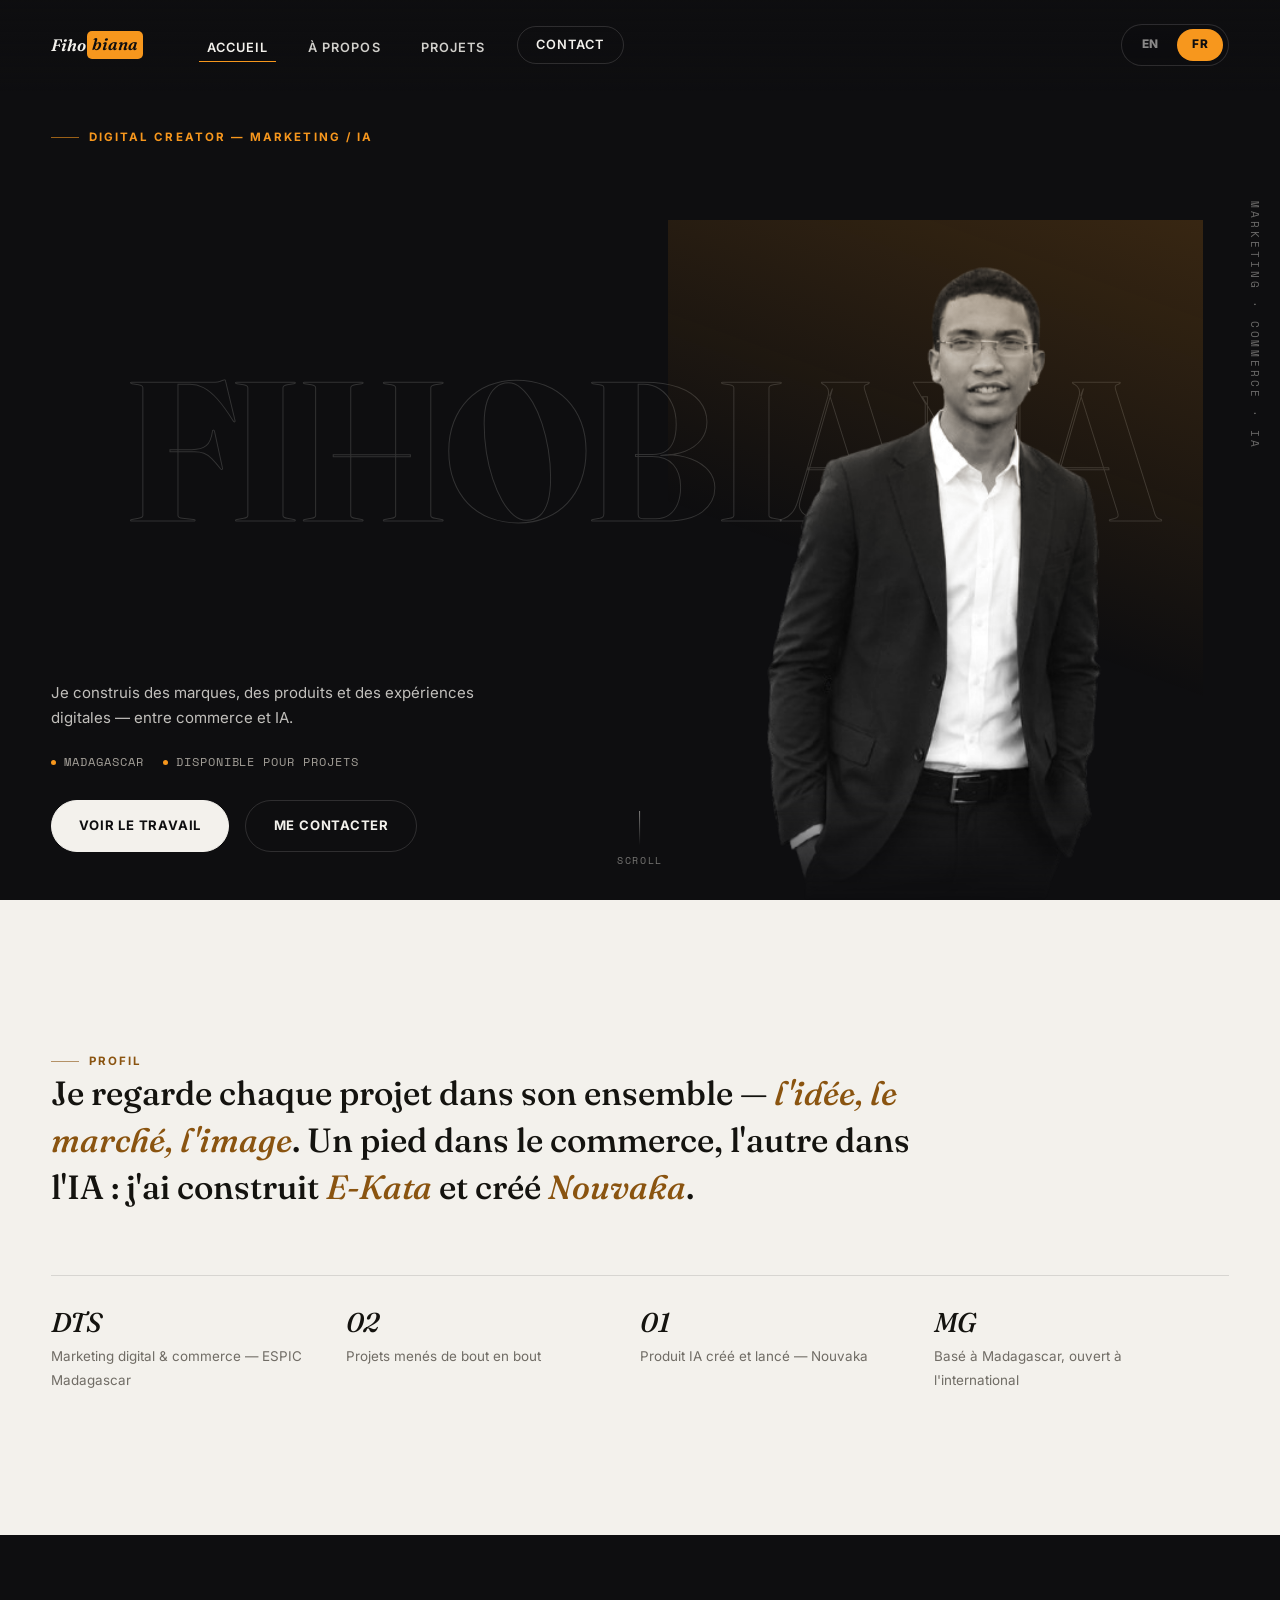
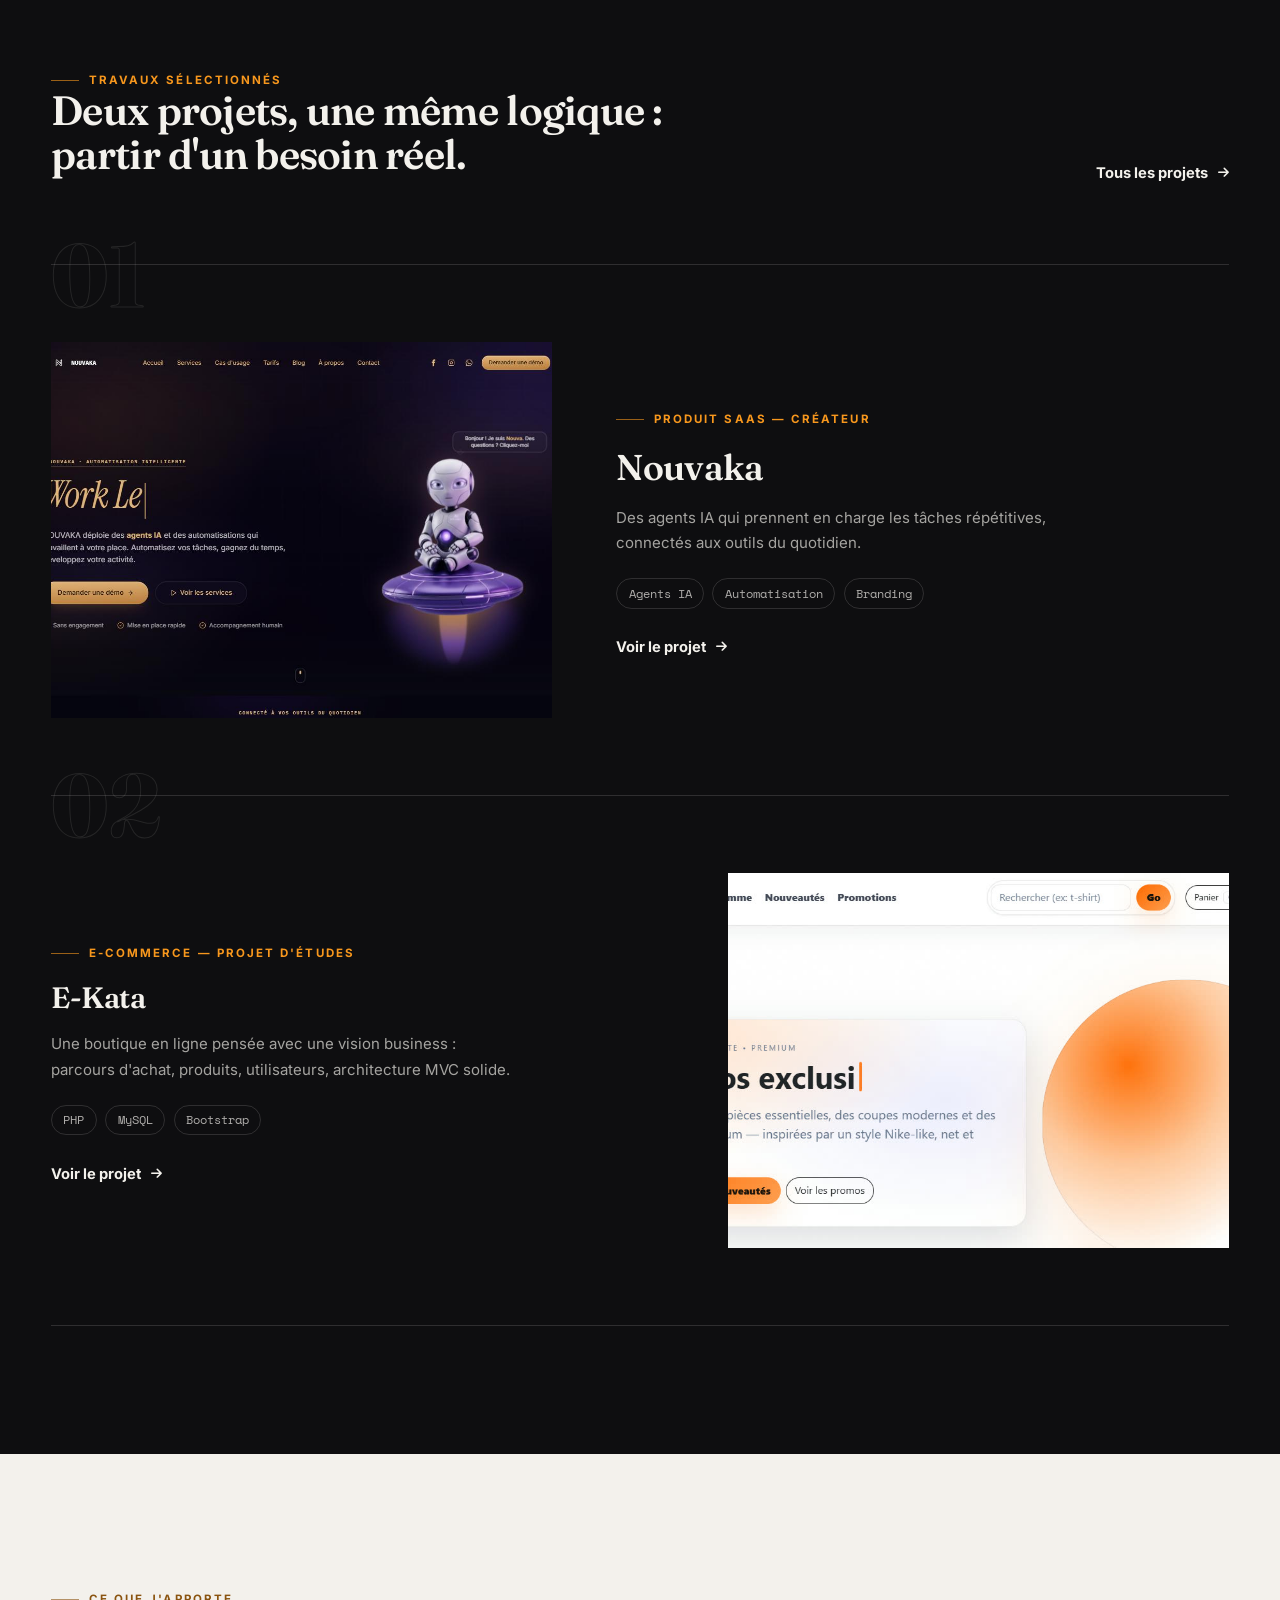
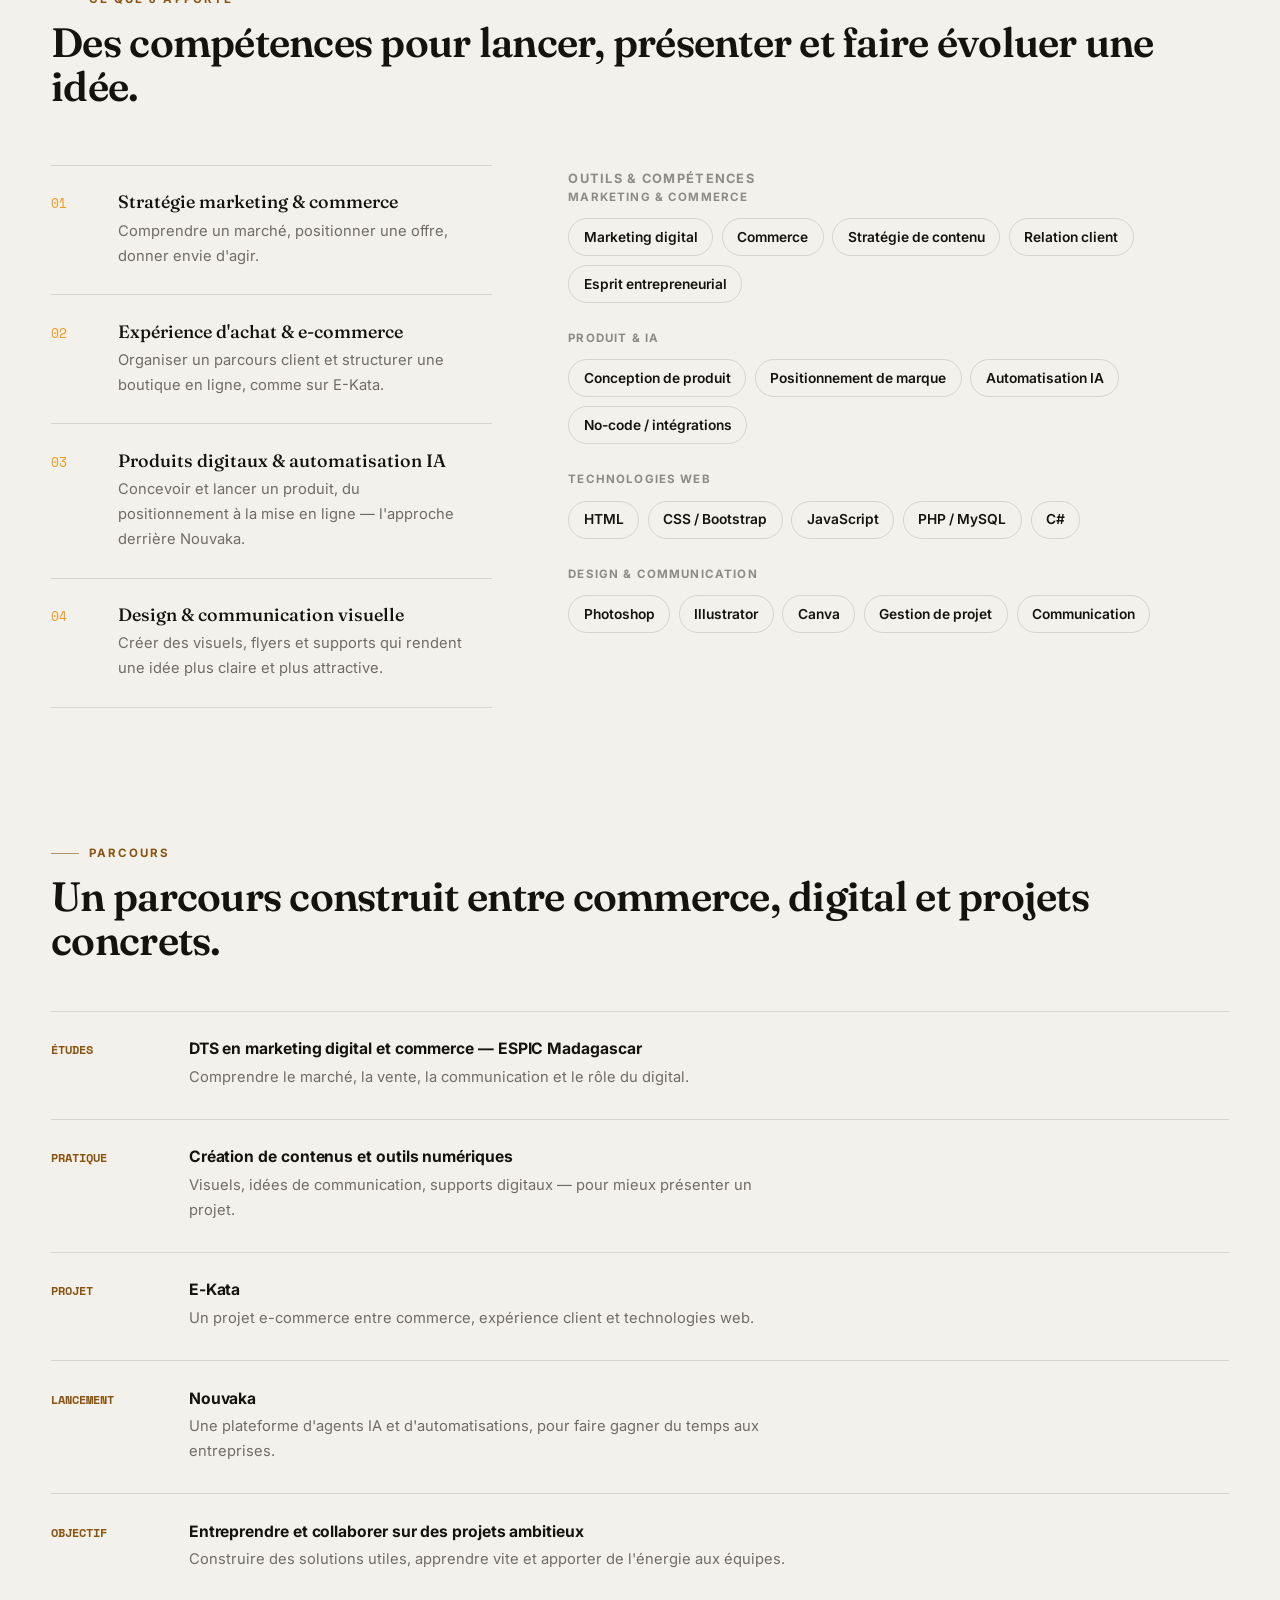
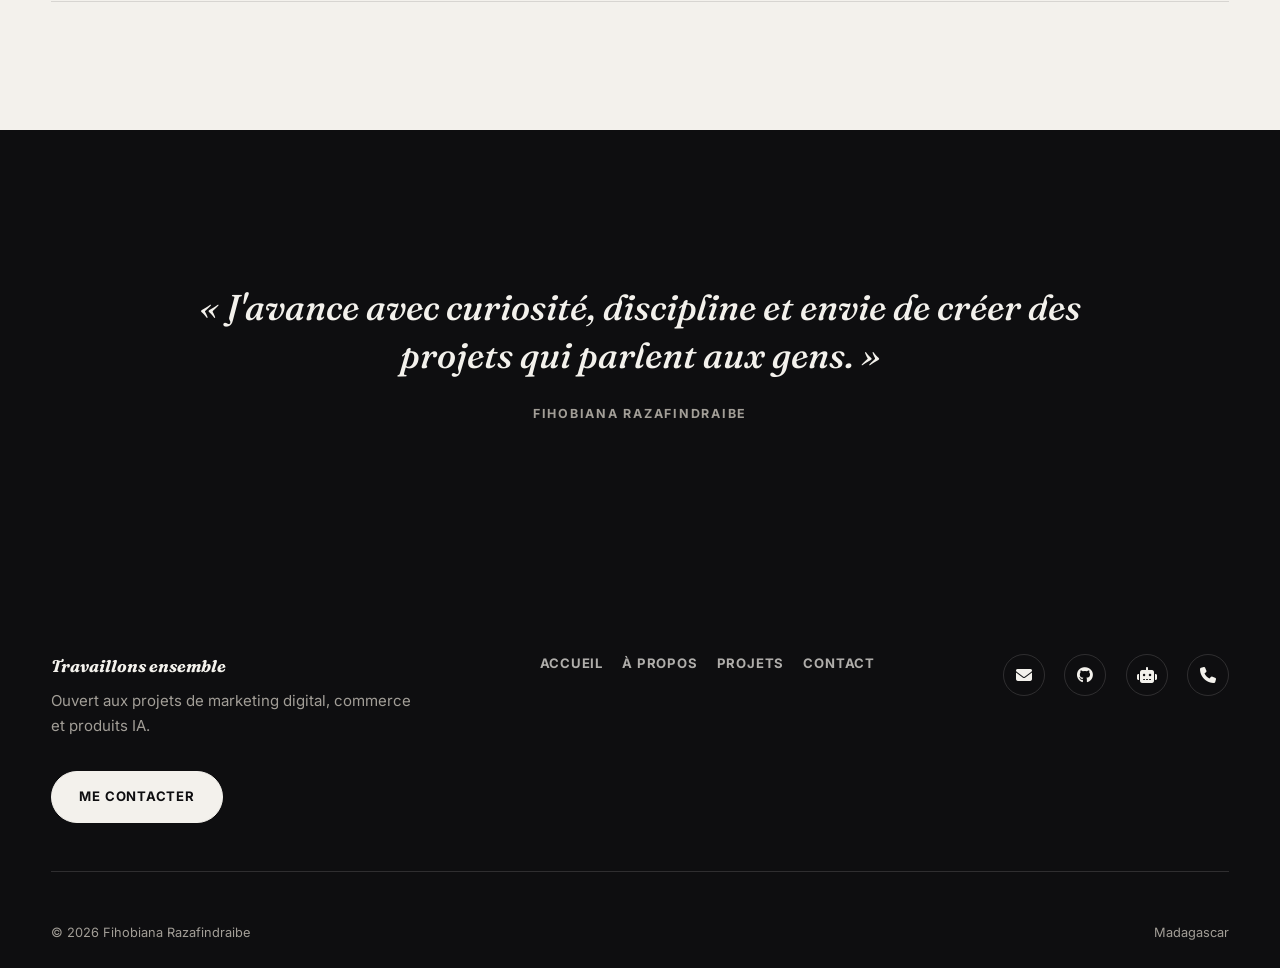
<file: index.html>
<!doctype html>
<html lang="fr">
<head>
  <meta charset="utf-8">
  <meta name="viewport" content="width=device-width, initial-scale=1">
  <meta name="description" content="Fihobiana RAZAFINDRAIBE — créateur digital à Madagascar. Marketing digital, commerce et produits IA. Créateur de Nouvaka et E-Kata.">
  <meta property="og:title" content="Fihobiana RAZAFINDRAIBE — Digital Creator">
  <meta property="og:description" content="Marketing digital, commerce et produits digitaux. Découvrez E-Kata et Nouvaka.">
  <meta property="og:type" content="website">
  <meta property="og:image" content="assets/images/photos/photo-hero.png">
  <meta name="author" content="Fihobiana RAZAFINDRAIBE">
  <title>Fihobiana RAZAFINDRAIBE — Digital Creator</title>
  <link rel="preconnect" href="https://cdn.jsdelivr.net">
  <link rel="preconnect" href="https://cdnjs.cloudflare.com">
  <link rel="preconnect" href="https://fonts.googleapis.com">
  <link rel="preconnect" href="https://fonts.gstatic.com" crossorigin>
  <link href="https://fonts.googleapis.com/css2?family=Fraunces:ital,opsz,wght@0,9..144,300;0,9..144,400;0,9..144,500;0,9..144,600;0,9..144,700;1,9..144,400;1,9..144,500;1,9..144,600&family=Inter:wght@400;500;600;700;800&family=Space+Mono:wght@400;700&display=swap" rel="stylesheet">
  <link href="https://cdn.jsdelivr.net/npm/bootstrap@5.3.3/dist/css/bootstrap.min.css" rel="stylesheet">
  <link href="https://cdnjs.cloudflare.com/ajax/libs/font-awesome/6.5.2/css/all.min.css" rel="stylesheet">
  <link rel="icon" href="assets/images/icons/fr-icon.svg" type="image/svg+xml">
  <link href="assets/css/style.css" rel="stylesheet">
</head>
<body>
  <nav class="navbar navbar-expand-lg fixed-top premium-nav" aria-label="Navigation principale">
    <div class="container-wide d-flex align-items-center justify-content-between">
      <a class="navbar-brand" href="index.html"><span class="brand-fiho">Fiho</span><span class="brand-biana">biana</span></a>
      <div class="nav-controls">
        <div class="lang-switch" role="group" aria-label="Choisir la langue">
          <button type="button" class="lang-btn" data-lang="en" aria-pressed="false">EN</button>
          <button type="button" class="lang-btn is-active" data-lang="fr" aria-pressed="true">FR</button>
        </div>
        <button class="navbar-toggler" type="button" data-bs-toggle="collapse" data-bs-target="#mainNav" aria-controls="mainNav" aria-expanded="false" aria-label="Ouvrir le menu">
          <span class="navbar-toggler-icon"></span>
        </button>
      </div>
      <div class="collapse navbar-collapse flex-grow-0" id="mainNav">
        <ul class="navbar-nav align-items-lg-center gap-lg-4">
          <li class="nav-item"><a class="nav-link active" href="index.html" data-en="Home">Accueil</a></li>
          <li class="nav-item"><a class="nav-link" href="about.html" data-en="About">À propos</a></li>
          <li class="nav-item"><a class="nav-link" href="projects.html" data-en="Projects">Projets</a></li>
          <li class="nav-item"><a class="nav-link nav-cta" href="contact.html">Contact</a></li>
        </ul>
      </div>
    </div>
  </nav>

  <header class="hero-v2">
    <div class="hero-v2-name" data-parallax="0.04" aria-hidden="true"><span>FIHOBIANA</span></div>
    <div class="hero-v2-portrait-wrap">
      <img class="hero-v2-portrait" src="assets/images/photos/photo-hero.png" alt="Portrait de Fihobiana RAZAFINDRAIBE">
      <div class="hero-v2-portrait-tint"></div>
    </div>
    <div class="hero-v2-masthead">MARKETING &middot; COMMERCE &middot; IA</div>
    <div class="container-wide hero-v2-grid">
      <div class="hero-v2-top reveal">
        <span class="label" data-en="Digital Creator — Marketing / AI">Digital Creator — Marketing / IA</span>
      </div>
      <div class="hero-v2-bottom reveal reveal-delay">
        <p class="hero-v2-intro" data-en="I build brands, products, and digital experiences — between commerce and AI.">Je construis des marques, des produits et des expériences digitales — entre commerce et IA.</p>
        <div class="hero-v2-meta">
          <span>Madagascar</span>
          <span data-en="Available for projects">Disponible pour projets</span>
        </div>
        <div class="hero-v2-actions">
          <a class="btn-v2 magnetic" href="projects.html" data-en="View the work">Voir le travail</a>
          <a class="btn-v2 ghost magnetic" href="contact.html" data-en="Contact me">Me contacter</a>
        </div>
      </div>
    </div>
    <div class="hero-v2-scroll"><span></span>Scroll</div>
  </header>

  <main>
    <section class="statement">
      <div class="container-wide">
        <span class="label on-light reveal" data-en="Profile">Profil</span>
        <p class="statement-text reveal reveal-delay" data-en="I look at every project as a whole — &lt;strong&gt;the idea, the market, the image&lt;/strong&gt;. One foot in commerce, the other in AI: I built &lt;strong&gt;E-Kata&lt;/strong&gt; and created &lt;strong&gt;Nouvaka&lt;/strong&gt;.">Je regarde chaque projet dans son ensemble — <strong>l'idée, le marché, l'image</strong>. Un pied dans le commerce, l'autre dans l'IA&nbsp;: j'ai construit <strong>E-Kata</strong> et créé <strong>Nouvaka</strong>.</p>
        <div class="statement-facts reveal">
          <div data-en="&lt;strong&gt;DTS&lt;/strong&gt;&lt;span&gt;Digital marketing &amp; commerce — ESPIC Madagascar&lt;/span&gt;"><strong>DTS</strong><span>Marketing digital & commerce — ESPIC Madagascar</span></div>
          <div data-en="&lt;strong&gt;02&lt;/strong&gt;&lt;span&gt;Projects led end to end&lt;/span&gt;"><strong>02</strong><span>Projets menés de bout en bout</span></div>
          <div data-en="&lt;strong&gt;01&lt;/strong&gt;&lt;span&gt;AI product created and launched — Nouvaka&lt;/span&gt;"><strong>01</strong><span>Produit IA créé et lancé — Nouvaka</span></div>
          <div data-en="&lt;strong&gt;MG&lt;/strong&gt;&lt;span&gt;Based in Madagascar, open to international work&lt;/span&gt;"><strong>MG</strong><span>Basé à Madagascar, ouvert à l'international</span></div>
        </div>
      </div>
    </section>

    <section class="work">
      <div class="container-wide">
        <div class="work-head reveal">
          <div>
            <span class="label" data-en="Selected work">Travaux sélectionnés</span>
            <h2 data-en="Two projects, one logic: start from a real need.">Deux projets, une même logique&nbsp;: partir d'un besoin réel.</h2>
          </div>
          <a class="work-link" href="projects.html" data-en='All projects &lt;i class="fa-solid fa-arrow-right"&gt;&lt;/i&gt;'>Tous les projets <i class="fa-solid fa-arrow-right"></i></a>
        </div>
        <div class="work-list">
          <article class="work-item featured reveal">
            <span class="work-number" aria-hidden="true">01</span>
            <div class="work-media">
              <a href="projects.html#nouvaka"><img src="assets/images/projects/nouvaka-1.jpg" alt="Page d'accueil de Nouvaka, plateforme d'agents IA"></a>
            </div>
            <div class="work-copy">
              <span class="label" data-en="SaaS product — Creator">Produit SaaS — Créateur</span>
              <h3>Nouvaka</h3>
              <p data-en="AI agents that handle repetitive tasks, connected to everyday tools.">Des agents IA qui prennent en charge les tâches répétitives, connectés aux outils du quotidien.</p>
              <div class="work-tags" data-en="&lt;span&gt;AI Agents&lt;/span&gt;&lt;span&gt;Automation&lt;/span&gt;&lt;span&gt;Branding&lt;/span&gt;"><span>Agents IA</span><span>Automatisation</span><span>Branding</span></div>
              <a class="work-link" href="projects.html#nouvaka" data-en='View the project &lt;i class="fa-solid fa-arrow-right"&gt;&lt;/i&gt;'>Voir le projet <i class="fa-solid fa-arrow-right"></i></a>
            </div>
          </article>
          <article class="work-item reverse reveal">
            <span class="work-number" aria-hidden="true">02</span>
            <div class="work-media">
              <a href="projects.html#e-kata"><img src="assets/images/projects/e-kata-2.jpg" alt="Interface du projet e-commerce E-Kata"></a>
            </div>
            <div class="work-copy">
              <span class="label" data-en="E-commerce — Academic project">E-commerce — Projet d'études</span>
              <h3>E-Kata</h3>
              <p data-en="An online store built with a business mindset: purchase flow, products, users, solid MVC architecture.">Une boutique en ligne pensée avec une vision business&nbsp;: parcours d'achat, produits, utilisateurs, architecture MVC solide.</p>
              <div class="work-tags"><span>PHP</span><span>MySQL</span><span>Bootstrap</span></div>
              <a class="work-link" href="projects.html#e-kata" data-en='View the project &lt;i class="fa-solid fa-arrow-right"&gt;&lt;/i&gt;'>Voir le projet <i class="fa-solid fa-arrow-right"></i></a>
            </div>
          </article>
        </div>
      </div>
    </section>

    <section class="capabilities">
      <div class="container-wide">
        <span class="label on-light reveal" data-en="What I bring">Ce que j'apporte</span>
        <h2 class="reveal" style="margin-top:.8rem" data-en="Skills to launch, present, and grow an idea.">Des compétences pour lancer, présenter et faire évoluer une idée.</h2>
        <div class="capabilities-grid" style="margin-top:3.5rem">
          <div class="cap-list reveal">
            <div class="cap-row"><span class="cap-index">01</span><div data-en="&lt;h3&gt;Marketing &amp; commerce strategy&lt;/h3&gt;&lt;p&gt;Understand a market, position an offer, drive action.&lt;/p&gt;"><h3>Stratégie marketing & commerce</h3><p>Comprendre un marché, positionner une offre, donner envie d'agir.</p></div><i class="fa-solid fa-arrow-up-right"></i></div>
            <div class="cap-row"><span class="cap-index">02</span><div data-en="&lt;h3&gt;Shopping experience &amp; e-commerce&lt;/h3&gt;&lt;p&gt;Organize a customer journey and structure an online store, as with E-Kata.&lt;/p&gt;"><h3>Expérience d'achat & e-commerce</h3><p>Organiser un parcours client et structurer une boutique en ligne, comme sur E-Kata.</p></div><i class="fa-solid fa-arrow-up-right"></i></div>
            <div class="cap-row"><span class="cap-index">03</span><div data-en="&lt;h3&gt;Digital products &amp; AI automation&lt;/h3&gt;&lt;p&gt;Design and launch a product, from positioning to release — the approach behind Nouvaka.&lt;/p&gt;"><h3>Produits digitaux & automatisation IA</h3><p>Concevoir et lancer un produit, du positionnement à la mise en ligne — l'approche derrière Nouvaka.</p></div><i class="fa-solid fa-arrow-up-right"></i></div>
            <div class="cap-row"><span class="cap-index">04</span><div data-en="&lt;h3&gt;Design &amp; visual communication&lt;/h3&gt;&lt;p&gt;Create visuals, flyers, and materials that make an idea clearer and more appealing.&lt;/p&gt;"><h3>Design & communication visuelle</h3><p>Créer des visuels, flyers et supports qui rendent une idée plus claire et plus attractive.</p></div><i class="fa-solid fa-arrow-up-right"></i></div>
          </div>
          <div class="reveal reveal-delay">
            <span class="section-eyebrow" style="font-size:.8rem;text-transform:uppercase;letter-spacing:.1em;font-weight:700" data-en="Tools & skills">Outils & compétences</span>
            <div class="skill-groups">
              <div class="skill-group">
                <span class="skill-group-label">Marketing & commerce</span>
                <div class="tag-row" data-en="&lt;span&gt;Digital marketing&lt;/span&gt;&lt;span&gt;Commerce&lt;/span&gt;&lt;span&gt;Content strategy&lt;/span&gt;&lt;span&gt;Customer relations&lt;/span&gt;&lt;span&gt;Entrepreneurial mindset&lt;/span&gt;"><span>Marketing digital</span><span>Commerce</span><span>Stratégie de contenu</span><span>Relation client</span><span>Esprit entrepreneurial</span></div>
              </div>
              <div class="skill-group">
                <span class="skill-group-label" data-en="Product & AI">Produit & IA</span>
                <div class="tag-row" data-en="&lt;span&gt;Product design&lt;/span&gt;&lt;span&gt;Brand positioning&lt;/span&gt;&lt;span&gt;AI automation&lt;/span&gt;&lt;span&gt;No-code / integrations&lt;/span&gt;"><span>Conception de produit</span><span>Positionnement de marque</span><span>Automatisation IA</span><span>No-code / intégrations</span></div>
              </div>
              <div class="skill-group">
                <span class="skill-group-label" data-en="Web technologies">Technologies web</span>
                <div class="tag-row"><span>HTML</span><span>CSS / Bootstrap</span><span>JavaScript</span><span>PHP / MySQL</span><span>C#</span></div>
              </div>
              <div class="skill-group">
                <span class="skill-group-label">Design & communication</span>
                <div class="tag-row" data-en="&lt;span&gt;Photoshop&lt;/span&gt;&lt;span&gt;Illustrator&lt;/span&gt;&lt;span&gt;Canva&lt;/span&gt;&lt;span&gt;Project management&lt;/span&gt;&lt;span&gt;Communication&lt;/span&gt;"><span>Photoshop</span><span>Illustrator</span><span>Canva</span><span>Gestion de projet</span><span>Communication</span></div>
              </div>
            </div>
          </div>
        </div>
      </div>
    </section>

    <section class="journey">
      <div class="container-wide">
        <span class="label on-light reveal" data-en="Journey">Parcours</span>
        <h2 class="reveal" style="margin-top:.8rem" data-en="A path built between commerce, digital, and real projects.">Un parcours construit entre commerce, digital et projets concrets.</h2>
        <div class="timeline" style="margin-top:3rem">
          <div class="timeline-item reveal"><span data-en="Studies">Études</span><div data-en="&lt;h3&gt;DTS in digital marketing and commerce — ESPIC Madagascar&lt;/h3&gt;&lt;p&gt;Understanding the market, sales, communication, and the role of digital.&lt;/p&gt;"><h3>DTS en marketing digital et commerce — ESPIC Madagascar</h3><p>Comprendre le marché, la vente, la communication et le rôle du digital.</p></div></div>
          <div class="timeline-item reveal"><span data-en="Practice">Pratique</span><div data-en="&lt;h3&gt;Creating content and digital tools&lt;/h3&gt;&lt;p&gt;Visuals, messaging ideas, digital materials — to present a project better.&lt;/p&gt;"><h3>Création de contenus et outils numériques</h3><p>Visuels, idées de communication, supports digitaux — pour mieux présenter un projet.</p></div></div>
          <div class="timeline-item reveal"><span data-en="Project">Projet</span><div data-en="&lt;h3&gt;E-Kata&lt;/h3&gt;&lt;p&gt;An e-commerce project connecting commerce, customer experience, and web technologies.&lt;/p&gt;"><h3>E-Kata</h3><p>Un projet e-commerce entre commerce, expérience client et technologies web.</p></div></div>
          <div class="timeline-item reveal"><span data-en="Launch">Lancement</span><div data-en="&lt;h3&gt;Nouvaka&lt;/h3&gt;&lt;p&gt;An AI agent and automation platform, built to save companies time.&lt;/p&gt;"><h3>Nouvaka</h3><p>Une plateforme d'agents IA et d'automatisations, pour faire gagner du temps aux entreprises.</p></div></div>
          <div class="timeline-item reveal"><span data-en="Goal">Objectif</span><div data-en="&lt;h3&gt;Building ventures and collaborating on ambitious projects&lt;/h3&gt;&lt;p&gt;Build useful solutions, learn fast, and bring energy to the team.&lt;/p&gt;"><h3>Entreprendre et collaborer sur des projets ambitieux</h3><p>Construire des solutions utiles, apprendre vite et apporter de l'énergie aux équipes.</p></div></div>
        </div>
      </div>
    </section>

    <section class="quote-band">
      <div class="container-wide reveal">
        <p data-en='&ldquo;I move forward with curiosity, discipline, and a drive to create projects that speak to people.&rdquo;'>&laquo;&nbsp;J'avance avec curiosité, discipline et envie de créer des projets qui parlent aux gens.&nbsp;&raquo;</p>
        <span>Fihobiana Razafindraibe</span>
      </div>
    </section>
  </main>

  <footer class="footer">
    <div class="container-wide">
      <div class="footer-top">
        <div><strong style="font-family:var(--display);font-style:italic;font-size:1.05rem" data-en="Let us work together">Travaillons ensemble</strong><p style="margin-top:.5rem;max-width:360px" data-en="Open to digital marketing, commerce, and AI product projects.">Ouvert aux projets de marketing digital, commerce et produits IA.</p><a class="btn-v2 magnetic" href="contact.html" style="margin-top:1rem" data-en="Contact me">Me contacter</a></div>
        <div class="footer-links"><a href="index.html" data-en="Home">Accueil</a><a href="about.html" data-en="About">À propos</a><a href="projects.html" data-en="Projects">Projets</a><a href="contact.html">Contact</a></div>
        <div class="socials">
          <a href="mailto:razafindraibe.fihobiana877@gmail.com" aria-label="Email"><i class="fa-solid fa-envelope"></i></a>
          <a href="https://github.com/Fihobiana87" target="_blank" rel="noopener" aria-label="GitHub"><i class="fa-brands fa-github"></i></a>
          <a href="https://nouvaka.great-site.net" target="_blank" rel="noopener" aria-label="Nouvaka"><i class="fa-solid fa-robot"></i></a>
          <a href="tel:+261385806747" aria-label="Telephone"><i class="fa-solid fa-phone"></i></a>
        </div>
      </div>
      <div class="copyright"><span>© 2026 Fihobiana Razafindraibe</span><span>Madagascar</span></div>
    </div>
  </footer>

  <script src="https://cdn.jsdelivr.net/npm/bootstrap@5.3.3/dist/js/bootstrap.bundle.min.js"></script>
  <script src="assets/js/main.js"></script>
</body>
</html>
</file>
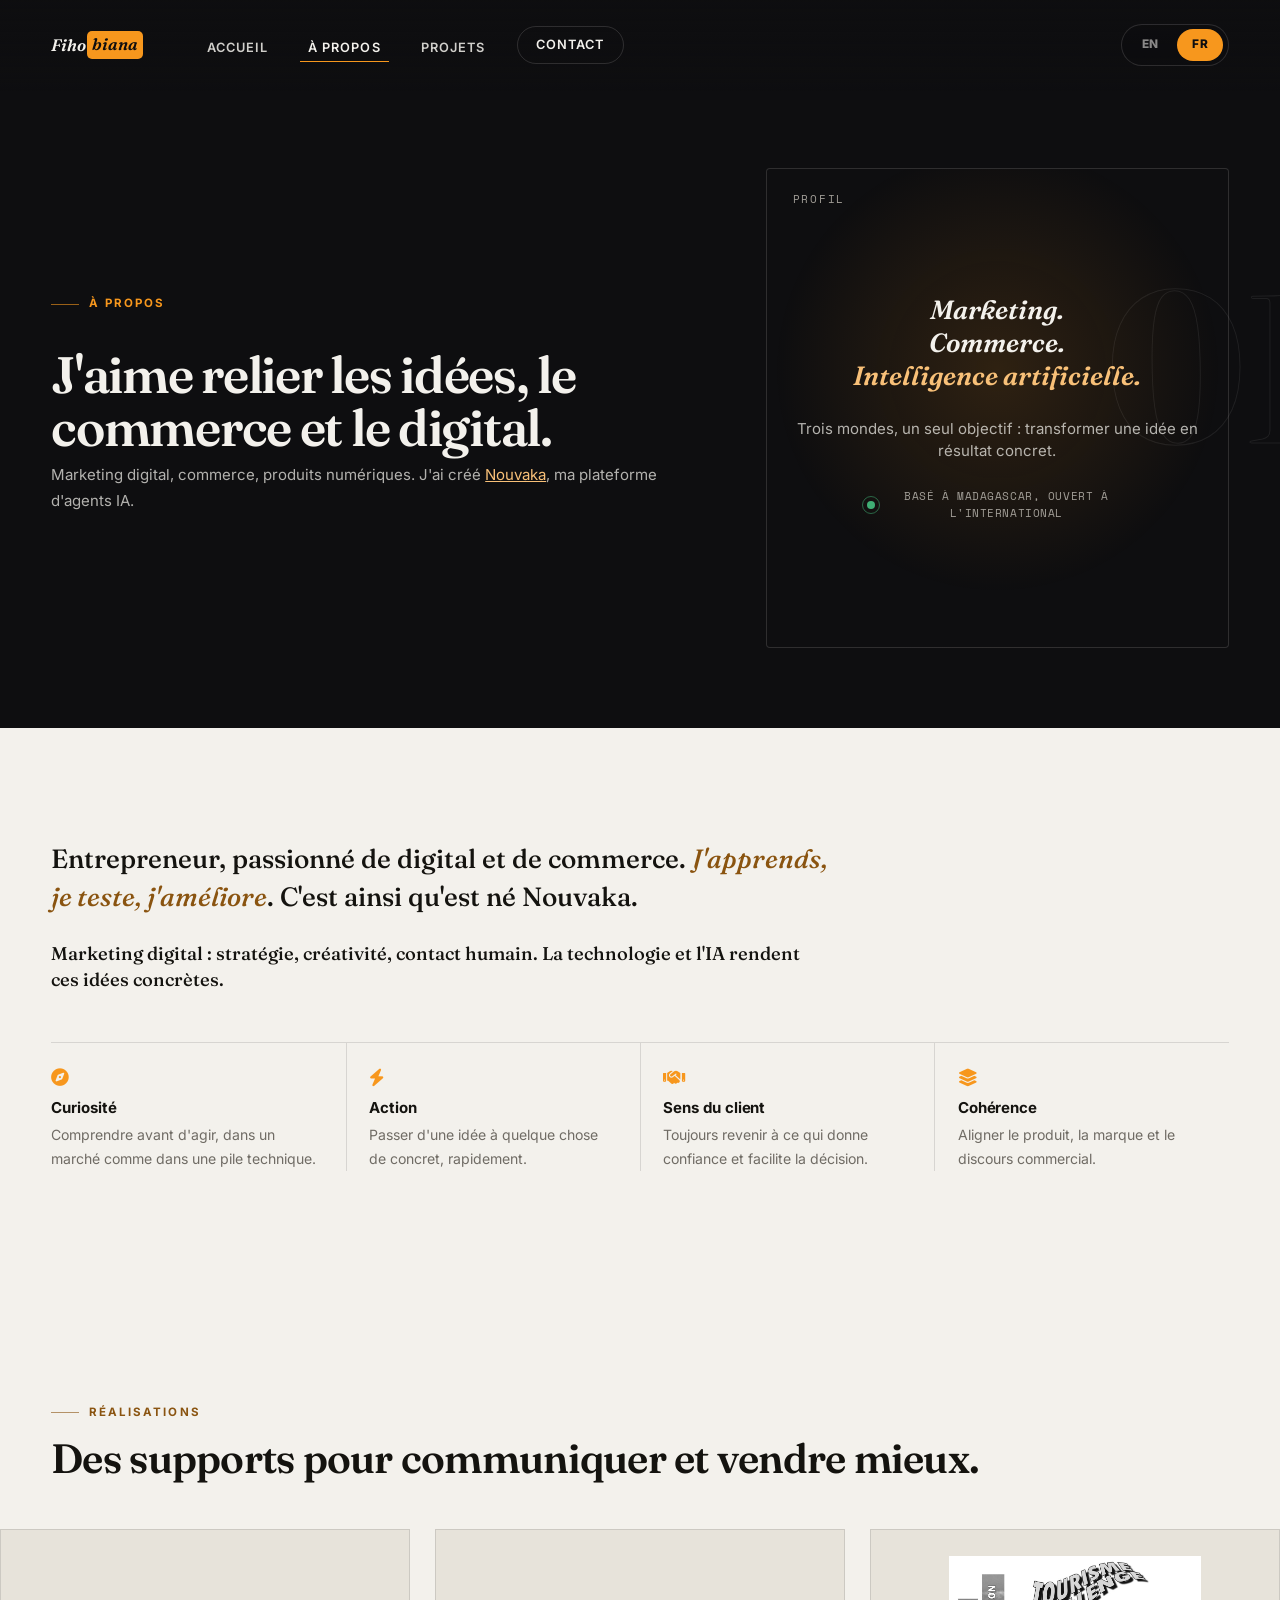
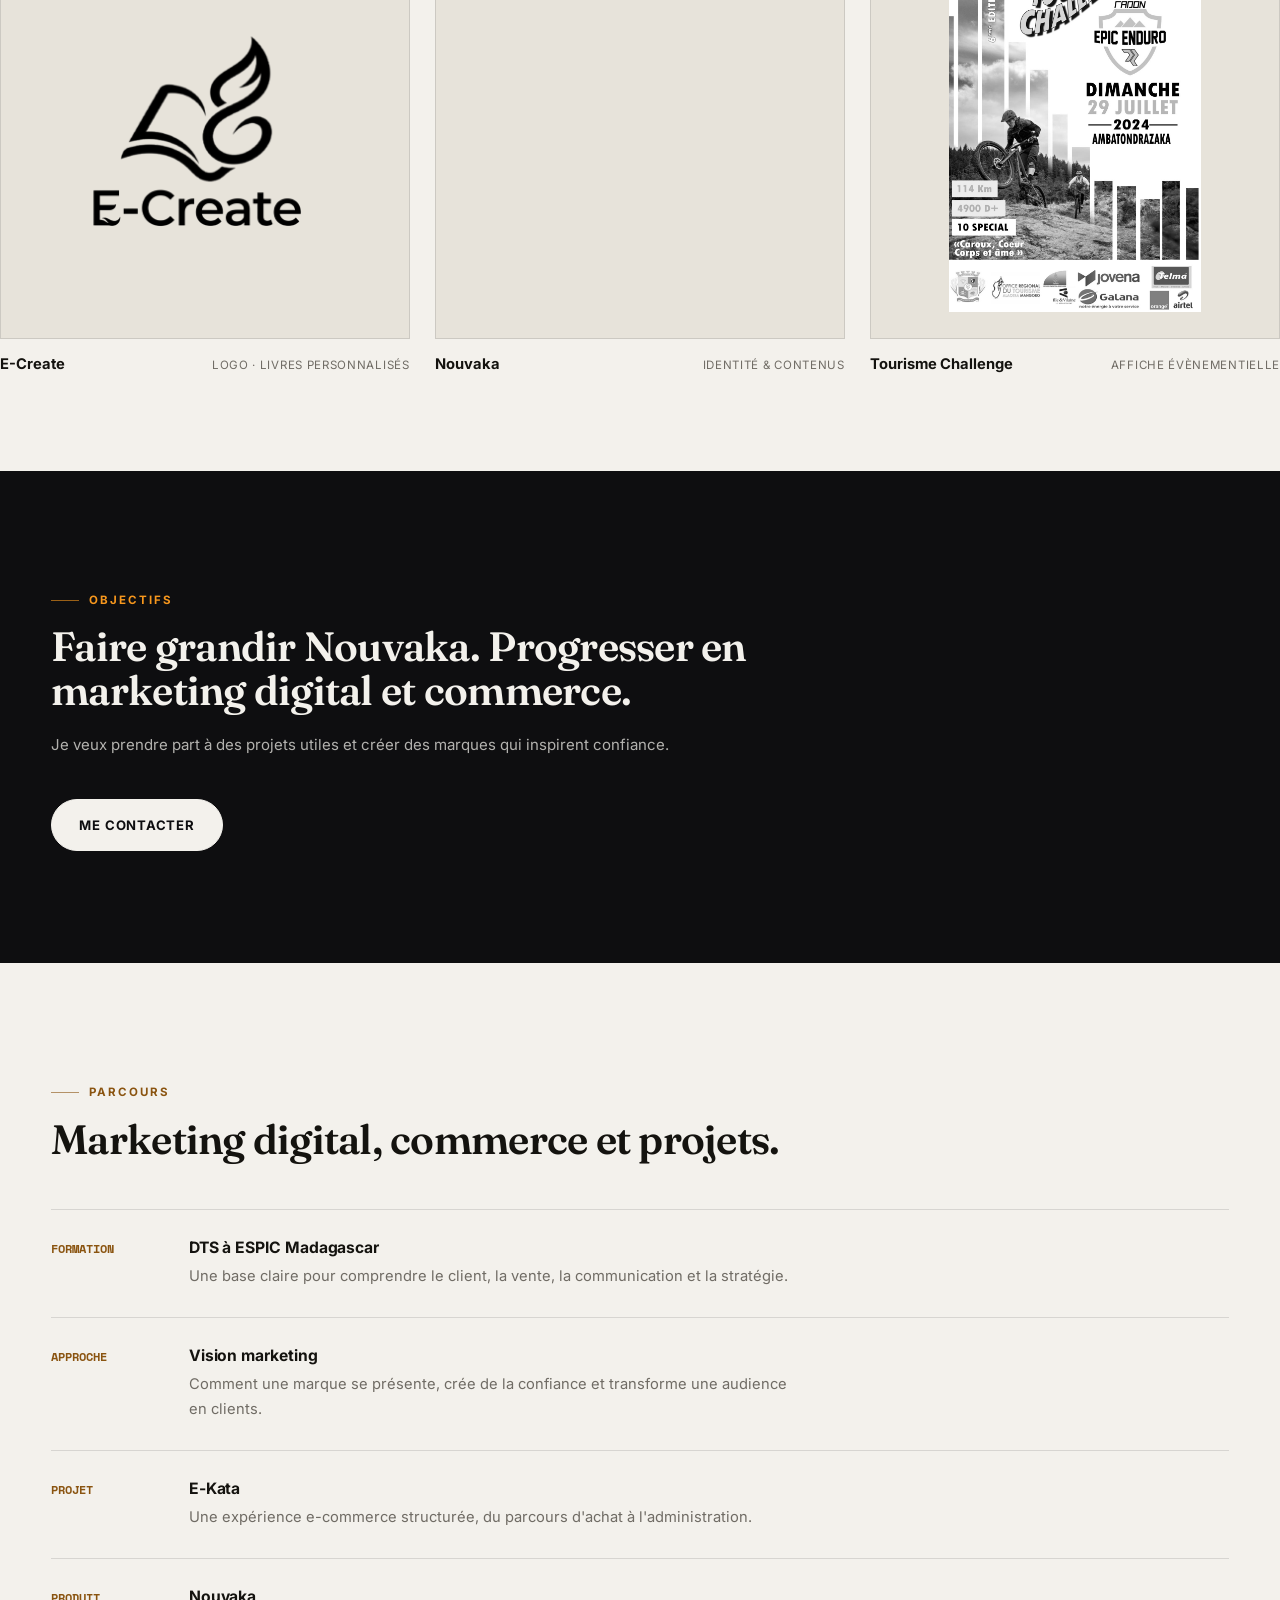
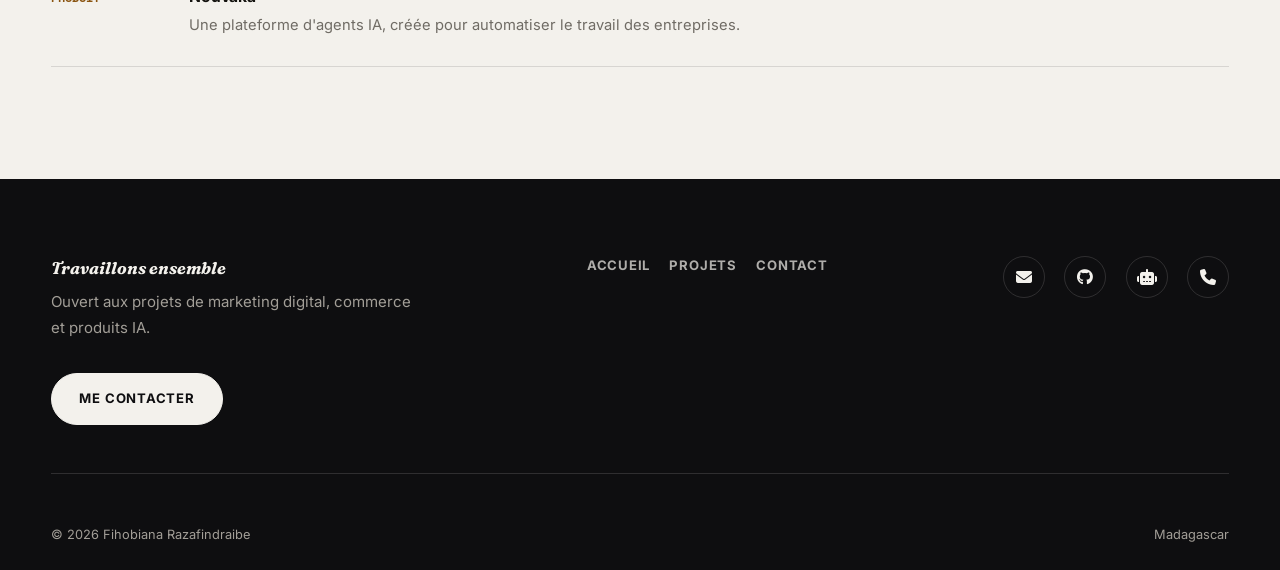
<file: about.html>
<!doctype html>
<html lang="fr">
<head>
  <meta charset="utf-8">
  <meta name="viewport" content="width=device-width, initial-scale=1">
  <meta name="description" content="À propos de Fihobiana RAZAFINDRAIBE : marketing digital, commerce, entrepreneuriat et produits digitaux — créateur de Nouvaka.">
  <title>À propos | Fihobiana</title>
  <link rel="preconnect" href="https://fonts.googleapis.com">
  <link rel="preconnect" href="https://fonts.gstatic.com" crossorigin>
  <link href="https://fonts.googleapis.com/css2?family=Fraunces:ital,opsz,wght@0,9..144,300;0,9..144,400;0,9..144,500;0,9..144,600;0,9..144,700;1,9..144,400;1,9..144,500;1,9..144,600&family=Inter:wght@400;500;600;700;800&family=Space+Mono:wght@400;700&display=swap" rel="stylesheet">
  <link href="https://cdn.jsdelivr.net/npm/bootstrap@5.3.3/dist/css/bootstrap.min.css" rel="stylesheet">
  <link href="https://cdnjs.cloudflare.com/ajax/libs/font-awesome/6.5.2/css/all.min.css" rel="stylesheet">
  <link rel="icon" href="assets/images/icons/fr-icon.svg" type="image/svg+xml">
  <link href="assets/css/style.css" rel="stylesheet">
</head>
<body>
  <nav class="navbar navbar-expand-lg fixed-top premium-nav" aria-label="Navigation principale">
    <div class="container-wide d-flex align-items-center justify-content-between">
      <a class="navbar-brand" href="index.html"><span class="brand-fiho">Fiho</span><span class="brand-biana">biana</span></a>
      <div class="nav-controls">
        <div class="lang-switch" role="group" aria-label="Choisir la langue">
          <button type="button" class="lang-btn" data-lang="en" aria-pressed="false">EN</button>
          <button type="button" class="lang-btn is-active" data-lang="fr" aria-pressed="true">FR</button>
        </div>
        <button class="navbar-toggler" type="button" data-bs-toggle="collapse" data-bs-target="#mainNav" aria-controls="mainNav" aria-expanded="false" aria-label="Ouvrir le menu"><span class="navbar-toggler-icon"></span></button>
      </div>
      <div class="collapse navbar-collapse flex-grow-0" id="mainNav">
        <ul class="navbar-nav align-items-lg-center gap-lg-4">
          <li class="nav-item"><a class="nav-link" href="index.html" data-en="Home">Accueil</a></li>
          <li class="nav-item"><a class="nav-link active" href="about.html" data-en="About">À propos</a></li>
          <li class="nav-item"><a class="nav-link" href="projects.html" data-en="Projects">Projets</a></li>
          <li class="nav-item"><a class="nav-link nav-cta" href="contact.html">Contact</a></li>
        </ul>
      </div>
    </div>
  </nav>

  <main class="page-main">
    <section class="page-hero">
      <div class="page-hero-figure" aria-hidden="true">01</div>
      <div class="container-wide">
        <div class="row align-items-center g-5">
          <div class="col-lg-7 reveal">
            <span class="label" data-en="About">À propos</span>
            <h1 style="margin-top:1rem" data-en="I love connecting ideas, commerce, and digital.">J'aime relier les idées, le commerce et le digital.</h1>
            <p data-en='Digital marketing, commerce, digital products. I created &lt;a href="projects.html#nouvaka" style="color:var(--accent-soft);text-decoration:underline"&gt;Nouvaka&lt;/a&gt;, my AI agent platform.'>Marketing digital, commerce, produits numériques. J'ai créé <a href="projects.html#nouvaka" style="color:var(--accent-soft);text-decoration:underline">Nouvaka</a>, ma plateforme d'agents IA.</p>
          </div>
          <div class="col-lg-5 reveal reveal-delay">
            <div class="about-emblem">
              <span class="emblem-tag" data-en="Profile">Profil</span>
              <div class="emblem-words" aria-hidden="true">
                <span data-en="Marketing.">Marketing.</span>
                <span data-en="Commerce.">Commerce.</span>
                <span class="accent" data-en="Artificial intelligence.">Intelligence artificielle.</span>
              </div>
              <p class="emblem-caption" data-en="Three worlds, one goal: turn an idea into a real result.">Trois mondes, un seul objectif&nbsp;: transformer une idée en résultat concret.</p>
              <div class="emblem-foot"><span class="status-dot"></span><span data-en="Based in Madagascar, open to international work">Basé à Madagascar, ouvert à l'international</span></div>
            </div>
          </div>
        </div>
      </div>
    </section>

    <section class="about-block">
      <div class="container-wide">
        <p class="about-lede reveal" data-en="Entrepreneur, passionate about digital and commerce. &lt;em&gt;I learn, test, improve&lt;/em&gt;. That is how Nouvaka was born.">Entrepreneur, passionné de digital et de commerce. <em>J'apprends, je teste, j'améliore</em>. C'est ainsi qu'est né Nouvaka.</p>
        <p class="about-lede reveal reveal-delay" style="margin-top:1.5rem;font-size:clamp(.98rem,1.65vw,1.15rem)" data-en="Digital marketing: strategy, creativity, human contact. Technology and AI make these ideas real.">Marketing digital&nbsp;: stratégie, créativité, contact humain. La technologie et l'IA rendent ces idées concrètes.</p>
        <div class="value-row reveal">
          <div><i class="fa-solid fa-compass"></i><h3 data-en="Curiosity">Curiosité</h3><p data-en="Understand before acting, in a market as much as in a tech stack.">Comprendre avant d'agir, dans un marché comme dans une pile technique.</p></div>
          <div><i class="fa-solid fa-bolt"></i><h3 data-en="Action">Action</h3><p data-en="Turn an idea into something concrete, quickly.">Passer d'une idée à quelque chose de concret, rapidement.</p></div>
          <div><i class="fa-solid fa-handshake"></i><h3 data-en="Customer sense">Sens du client</h3><p data-en="Always come back to what builds trust and makes deciding easier.">Toujours revenir à ce qui donne confiance et facilite la décision.</p></div>
          <div><i class="fa-solid fa-layer-group"></i><h3 data-en="Consistency">Cohérence</h3><p data-en="Align the product, the brand, and the commercial narrative.">Aligner le produit, la marque et le discours commercial.</p></div>
        </div>
      </div>
    </section>

    <section class="about-block" style="padding-bottom:0">
      <div class="container-wide">
        <span class="label on-light reveal" data-en="Achievements">Réalisations</span>
        <h2 class="reveal" style="margin-top:1rem" data-en="Materials to communicate and sell better.">Des supports pour communiquer et vendre mieux.</h2>
      </div>
      <div class="gallery-strip gallery-strip-3 reveal" style="margin-top:3rem;padding-bottom:6rem">
        <figure><div class="strip-media"><img src="assets/images/photos/photo-1.png" alt="Logo E-Create, créateur de livres personnalisés"></div><figcaption><strong>E-Create</strong><span data-en="Logo · Personalized books">Logo · Livres personnalisés</span></figcaption></figure>
        <figure>
          <div class="strip-media cycle" style="--n:6">
            <img src="assets/images/photos/nouvaka-logo.png" alt="Logo Nouvaka" class="cover" style="--i:0">
            <img src="assets/images/photos/nouvaka-visual-1.jpg" alt="Visuel Nouvaka — automatisation" class="cover" style="--i:1">
            <img src="assets/images/photos/nouvaka-visual-2.jpg" alt="Visuel Nouvaka — travailler plus intelligemment" class="cover" style="--i:2">
            <img src="assets/images/photos/nouvaka-visual-3.jpg" alt="Visuel Nouvaka — l'IA c'est maintenant" class="cover" style="--i:3">
            <img src="assets/images/photos/nouvaka-visual-4.jpg" alt="Visuel Nouvaka — différentes directions" class="cover" style="--i:4">
            <img src="assets/images/photos/nouvaka-visual-5.jpg" alt="Visuel Nouvaka — l'IA au service de tous" class="cover" style="--i:5">
          </div>
          <figcaption><strong>Nouvaka</strong><span data-en="Identity & content">Identité & contenus</span></figcaption>
        </figure>
        <figure><div class="strip-media"><img src="assets/images/photos/photo-4.jpg" alt="Affiche Tourisme Challenge"></div><figcaption><strong>Tourisme Challenge</strong><span data-en="Event poster">Affiche évènementielle</span></figcaption></figure>
      </div>
    </section>

    <section class="about-block on-dark">
      <div class="container-wide">
        <span class="label reveal" data-en="Goals">Objectifs</span>
        <h2 class="reveal" style="margin-top:1rem;max-width:760px" data-en="Grow Nouvaka. Keep progressing in digital marketing and commerce.">Faire grandir Nouvaka. Progresser en marketing digital et commerce.</h2>
        <p class="reveal reveal-delay" style="max-width:640px;margin-top:1.2rem" data-en="I want to take part in useful projects and build brands people trust.">Je veux prendre part à des projets utiles et créer des marques qui inspirent confiance.</p>
        <a class="btn-v2 magnetic reveal" href="contact.html" style="margin-top:1.6rem" data-en="Contact me">Me contacter</a>
      </div>
    </section>

    <section class="about-block">
      <div class="container-wide">
        <span class="label on-light reveal" data-en="Journey">Parcours</span>
        <h2 class="reveal" style="margin-top:1rem" data-en="Digital marketing, commerce, and projects.">Marketing digital, commerce et projets.</h2>
        <div class="timeline" style="margin-top:3rem">
          <div class="timeline-item reveal"><span data-en="Training">Formation</span><div data-en="&lt;h3&gt;DTS at ESPIC Madagascar&lt;/h3&gt;&lt;p&gt;A clear foundation to understand the customer, sales, communication, and strategy.&lt;/p&gt;"><h3>DTS à ESPIC Madagascar</h3><p>Une base claire pour comprendre le client, la vente, la communication et la stratégie.</p></div></div>
          <div class="timeline-item reveal"><span data-en="Approach">Approche</span><div data-en="&lt;h3&gt;Marketing vision&lt;/h3&gt;&lt;p&gt;How a brand presents itself, builds trust, and turns an audience into customers.&lt;/p&gt;"><h3>Vision marketing</h3><p>Comment une marque se présente, crée de la confiance et transforme une audience en clients.</p></div></div>
          <div class="timeline-item reveal"><span data-en="Project">Projet</span><div data-en="&lt;h3&gt;E-Kata&lt;/h3&gt;&lt;p&gt;A structured e-commerce experience, from the purchase journey to administration.&lt;/p&gt;"><h3>E-Kata</h3><p>Une expérience e-commerce structurée, du parcours d'achat à l'administration.</p></div></div>
          <div class="timeline-item reveal"><span data-en="Product">Produit</span><div data-en="&lt;h3&gt;Nouvaka&lt;/h3&gt;&lt;p&gt;An AI agent platform, created to automate the work of companies.&lt;/p&gt;"><h3>Nouvaka</h3><p>Une plateforme d'agents IA, créée pour automatiser le travail des entreprises.</p></div></div>
        </div>
      </div>
    </section>
  </main>

  <footer class="footer">
    <div class="container-wide">
      <div class="footer-top">
        <div><strong style="font-family:var(--display);font-style:italic;font-size:1.05rem" data-en="Let us work together">Travaillons ensemble</strong><p style="margin-top:.5rem;max-width:360px" data-en="Open to digital marketing, commerce, and AI product projects.">Ouvert aux projets de marketing digital, commerce et produits IA.</p><a class="btn-v2 magnetic" href="contact.html" style="margin-top:1rem" data-en="Contact me">Me contacter</a></div>
        <div class="footer-links"><a href="index.html" data-en="Home">Accueil</a><a href="projects.html" data-en="Projects">Projets</a><a href="contact.html">Contact</a></div>
        <div class="socials">
          <a href="mailto:razafindraibe.fihobiana877@gmail.com" aria-label="Email"><i class="fa-solid fa-envelope"></i></a>
          <a href="https://github.com/Fihobiana87" target="_blank" rel="noopener" aria-label="GitHub"><i class="fa-brands fa-github"></i></a>
          <a href="https://nouvaka.great-site.net" target="_blank" rel="noopener" aria-label="Nouvaka"><i class="fa-solid fa-robot"></i></a>
          <a href="tel:+261385806747" aria-label="Telephone"><i class="fa-solid fa-phone"></i></a>
        </div>
      </div>
      <div class="copyright"><span>© 2026 Fihobiana Razafindraibe</span><span>Madagascar</span></div>
    </div>
  </footer>

  <script src="https://cdn.jsdelivr.net/npm/bootstrap@5.3.3/dist/js/bootstrap.bundle.min.js"></script>
  <script src="assets/js/main.js"></script>
</body>
</html>
</file>
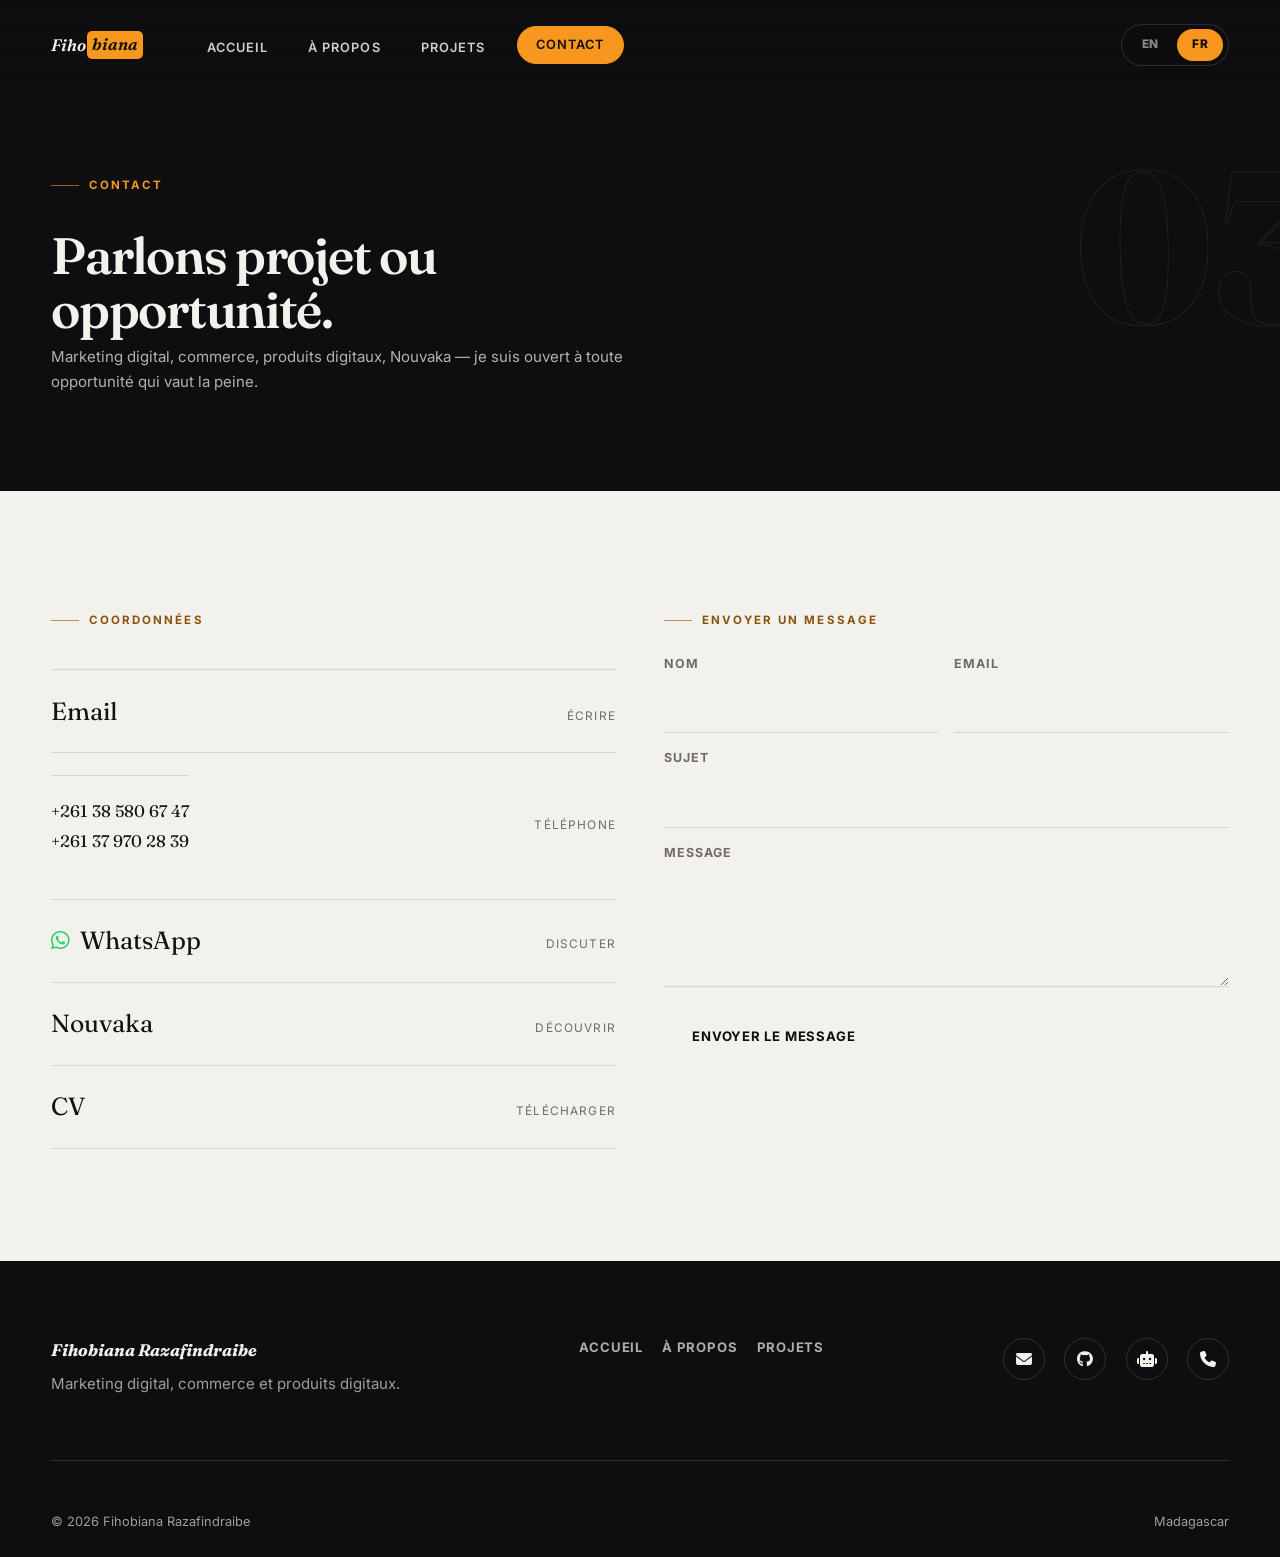
<file: contact.html>
<!doctype html>
<html lang="fr">
<head>
  <meta charset="utf-8">
  <meta name="viewport" content="width=device-width, initial-scale=1">
  <meta name="description" content="Contacter Fihobiana RAZAFINDRAIBE pour une opportunité, un projet digital, marketing ou commercial — ou pour parler de Nouvaka.">
  <title>Contact | Fihobiana</title>
  <link rel="preconnect" href="https://fonts.googleapis.com">
  <link rel="preconnect" href="https://fonts.gstatic.com" crossorigin>
  <link href="https://fonts.googleapis.com/css2?family=Fraunces:ital,opsz,wght@0,9..144,300;0,9..144,400;0,9..144,500;0,9..144,600;0,9..144,700;1,9..144,400;1,9..144,500;1,9..144,600&family=Inter:wght@400;500;600;700;800&family=Space+Mono:wght@400;700&display=swap" rel="stylesheet">
  <link href="https://cdn.jsdelivr.net/npm/bootstrap@5.3.3/dist/css/bootstrap.min.css" rel="stylesheet">
  <link href="https://cdnjs.cloudflare.com/ajax/libs/font-awesome/6.5.2/css/all.min.css" rel="stylesheet">
  <link rel="icon" href="assets/images/icons/fr-icon.svg" type="image/svg+xml">
  <link href="assets/css/style.css" rel="stylesheet">
</head>
<body>
  <nav class="navbar navbar-expand-lg fixed-top premium-nav" aria-label="Navigation principale">
    <div class="container-wide d-flex align-items-center justify-content-between">
      <a class="navbar-brand" href="index.html"><span class="brand-fiho">Fiho</span><span class="brand-biana">biana</span></a>
      <div class="nav-controls">
        <div class="lang-switch" role="group" aria-label="Choisir la langue">
          <button type="button" class="lang-btn" data-lang="en" aria-pressed="false">EN</button>
          <button type="button" class="lang-btn is-active" data-lang="fr" aria-pressed="true">FR</button>
        </div>
        <button class="navbar-toggler" type="button" data-bs-toggle="collapse" data-bs-target="#mainNav" aria-controls="mainNav" aria-expanded="false" aria-label="Ouvrir le menu"><span class="navbar-toggler-icon"></span></button>
      </div>
      <div class="collapse navbar-collapse flex-grow-0" id="mainNav">
        <ul class="navbar-nav align-items-lg-center gap-lg-4">
          <li class="nav-item"><a class="nav-link" href="index.html" data-en="Home">Accueil</a></li>
          <li class="nav-item"><a class="nav-link" href="about.html" data-en="About">À propos</a></li>
          <li class="nav-item"><a class="nav-link" href="projects.html" data-en="Projects">Projets</a></li>
          <li class="nav-item"><a class="nav-link nav-cta active" href="contact.html">Contact</a></li>
        </ul>
      </div>
    </div>
  </nav>

  <main class="page-main">
    <section class="page-hero">
      <div class="page-hero-figure" aria-hidden="true">03</div>
      <div class="container-wide">
        <div class="reveal" style="max-width:640px">
          <span class="label">Contact</span>
          <h1 style="margin-top:1rem" data-en="Let's talk project or opportunity.">Parlons projet ou opportunité.</h1>
          <p data-en="Digital marketing, commerce, digital products, Nouvaka — I'm open to any opportunity worth building.">Marketing digital, commerce, produits digitaux, Nouvaka — je suis ouvert à toute opportunité qui vaut la peine.</p>
        </div>
      </div>
    </section>

    <section class="contact-block">
      <div class="container-wide">
        <div class="row g-5">
          <div class="col-lg-6 reveal">
            <span class="label on-light" data-en="Contact details">Coordonnées</span>
            <div class="contact-links">
              <a href="mailto:razafindraibe.fihobiana877@gmail.com">Email<span data-en="Write">Écrire</span></a>
              <div class="contact-links-phone"><div class="phone-numbers"><a href="tel:+261385806747">+261 38 580 67 47</a><a href="tel:+261379702839">+261 37 970 28 39</a></div><span data-en="Phone">Téléphone</span></div>
              <a class="contact-link-whatsapp" href="https://wa.me/261385806747" target="_blank" rel="noopener"><span class="contact-link-label"><i class="fa-brands fa-whatsapp" aria-hidden="true"></i>WhatsApp</span><span data-en="Chat">Discuter</span></a>
              <a href="https://nouvaka.great-site.net" target="_blank" rel="noopener">Nouvaka<span data-en="Discover">Découvrir</span></a>
              <a href="assets/cv/CV_RAZAFINDRAIBE.pdf" download>CV<span data-en="Download">Télécharger</span></a>
            </div>
          </div>
          <div class="col-lg-6 reveal reveal-delay">
            <span class="label on-light" data-en="Send a message">Envoyer un message</span>
            <form class="contact-form" id="contactForm" novalidate style="margin-top:1.6rem">
              <div class="row g-3">
                <div class="col-md-6"><label for="name" data-en="Name">Nom</label><input class="form-control" id="name" name="name" type="text" required minlength="2"></div>
                <div class="col-md-6"><label for="email">Email</label><input class="form-control" id="email" name="email" type="email" required></div>
                <div class="col-12"><label for="subject" data-en="Subject">Sujet</label><input class="form-control" id="subject" name="subject" type="text" required minlength="3"></div>
                <div class="col-12"><label for="message">Message</label><textarea class="form-control" id="message" name="message" rows="4" required minlength="12"></textarea></div>
                <div class="col-12 mt-4"><button class="btn-v2 magnetic" type="submit" data-en="Send message">Envoyer le message</button></div>
                <div class="col-12"><p class="form-status" aria-live="polite"></p></div>
              </div>
            </form>
          </div>
        </div>
      </div>
    </section>
  </main>

  <footer class="footer">
    <div class="container-wide">
      <div class="footer-top">
        <div><strong style="font-family:var(--display);font-style:italic;font-size:1.05rem">Fihobiana Razafindraibe</strong><p style="margin-top:.5rem;max-width:360px" data-en="Digital marketing, commerce, and digital products.">Marketing digital, commerce et produits digitaux.</p></div>
        <div class="footer-links"><a href="index.html" data-en="Home">Accueil</a><a href="about.html" data-en="About">À propos</a><a href="projects.html" data-en="Projects">Projets</a></div>
        <div class="socials">
          <a href="mailto:razafindraibe.fihobiana877@gmail.com" aria-label="Email"><i class="fa-solid fa-envelope"></i></a>
          <a href="https://github.com/Fihobiana87" target="_blank" rel="noopener" aria-label="GitHub"><i class="fa-brands fa-github"></i></a>
          <a href="https://nouvaka.great-site.net" target="_blank" rel="noopener" aria-label="Nouvaka"><i class="fa-solid fa-robot"></i></a>
          <a href="tel:+261385806747" aria-label="Telephone"><i class="fa-solid fa-phone"></i></a>
        </div>
      </div>
      <div class="copyright"><span>© 2026 Fihobiana Razafindraibe</span><span>Madagascar</span></div>
    </div>
  </footer>

  <script src="https://cdn.jsdelivr.net/npm/bootstrap@5.3.3/dist/js/bootstrap.bundle.min.js"></script>
  <script src="assets/js/main.js"></script>
</body>
</html>
</file>
<file: assets/css/style.css>
:root {
  --ink: #0e0e10;
  --night: #17171a;
  --graphite: #8c8b87;
  --paper: #f3f1ec;
  --paper-dim: #e7e3da;
  --line-dark: rgba(243, 241, 236, .14);
  --line-light: rgba(14, 14, 16, .12);
  --text: #f3f1ec;
  --text-onlight: #14130f;
  --muted: #a29e97;
  --muted-onlight: #706c65;
  --accent: #f7971d;
  --accent-2: #8a5410;
  --accent-soft: #f8c078;
  --radius: 2px;
  --shadow: 0 40px 90px rgba(0, 0, 0, .45);
  --display: "Fraunces", Georgia, "Times New Roman", serif;
  --sans: Inter, ui-sans-serif, system-ui, -apple-system, BlinkMacSystemFont, "Segoe UI", Arial, sans-serif;
  --mono: "Space Mono", "SFMono-Regular", Consolas, monospace;
  --ease: cubic-bezier(.16, .84, .26, 1);
}

* { box-sizing: border-box; }
html { scroll-behavior: smooth; overflow-x: hidden; width: 100%; }
body {
  margin: 0;
  color: var(--text-onlight);
  font-family: var(--sans);
  background: var(--paper);
  overflow-x: hidden;
  width: 100%;
}
::selection { background: var(--accent); color: var(--ink); }

:focus-visible { outline: 2px solid var(--accent); outline-offset: 3px; }

.status-dot {
  position: relative;
  display: inline-block;
  width: 8px;
  height: 8px;
  flex: none;
  border-radius: 50%;
  background: #3fae74;
}
.status-dot::after {
  content: "";
  position: absolute;
  inset: -5px;
  border-radius: 50%;
  border: 1px solid rgba(63, 174, 116, .55);
  animation: statusPulse 2.4s ease-out infinite;
}
@media (prefers-reduced-motion: reduce) { .status-dot::after { animation: none; opacity: 0; } }
@keyframes statusPulse { 0% { transform: scale(.55); opacity: .9; } 100% { transform: scale(1.9); opacity: 0; } }

img { max-width: 100%; display: block; }
a { color: inherit; text-decoration: none; }
p { color: var(--muted-onlight); line-height: 1.7; font-size: .94rem; }
h1, h2, h3 { color: var(--text-onlight); font-weight: 600; font-family: var(--display); }
h1 { font-size: clamp(2.1rem, 4vw, 3.6rem); line-height: 1.04; letter-spacing: -.025em; }
h2 { font-size: clamp(1.6rem, 3.2vw, 2.8rem); line-height: 1.07; letter-spacing: -.018em; }
h3 { font-size: .98rem; font-family: var(--sans); font-weight: 700; letter-spacing: -.005em; }

.label {
  display: inline-flex;
  align-items: center;
  gap: .6rem;
  font-family: var(--sans);
  font-size: .72rem;
  font-weight: 700;
  text-transform: uppercase;
  letter-spacing: .18em;
  color: var(--accent);
}
.label::before { content: ""; width: 28px; height: 1px; background: currentColor; opacity: .6; }
.label.on-light { color: var(--accent-2); }
.section-eyebrow { color: var(--graphite); }

.container-wide { width: min(1360px, 92vw); margin-inline: auto; }

.premium-nav {
  padding: 1.5rem 0;
  background: linear-gradient(180deg, rgba(14,14,16,.7), rgba(14,14,16,.15));
  border-bottom: 1px solid transparent;
  transition: background .4s ease, border-color .4s ease;
}
.premium-nav.nav-scrolled {
  padding: .9rem 0;
  background: rgba(14, 14, 16, .86);
  backdrop-filter: blur(16px);
  border-bottom: 1px solid var(--line-dark);
  box-shadow: inset 0 1px 0 rgba(255, 255, 255, .07);
}
@media (prefers-reduced-transparency: reduce) {
  .premium-nav.nav-scrolled { background: rgb(14, 14, 16); backdrop-filter: none; }
}
.premium-nav .container-wide { flex-wrap: wrap; row-gap: .75rem; }
.navbar-brand { order: 1; display: inline-flex; align-items: center; font-family: var(--display); font-style: italic; font-weight: 600; font-size: 1.04rem; }
.brand-fiho { color: var(--text); }
.brand-biana { color: var(--ink); background: var(--accent); padding: .05em .3em .1em; border-radius: 5px; margin-left: 1px; }
.nav-controls { order: 2; margin-left: auto; display: flex; align-items: center; gap: .6rem; }
.premium-nav .navbar-collapse { order: 3; flex-basis: 100%; }
@media (min-width: 992px) {
  .premium-nav .navbar-collapse { order: 2; flex-basis: auto; margin-right: auto; margin-left: 2.5rem; }
  .nav-controls { order: 3; margin-left: 0; }
}
@media (max-width: 991.98px) {
  .navbar-collapse.show, .navbar-collapse.collapsing {
    background: rgba(14, 14, 16, .97);
    backdrop-filter: blur(18px);
    border: 1px solid var(--line-dark);
    border-top-color: rgba(255, 255, 255, .16);
    border-radius: 14px;
    padding: .5rem 1.25rem 1.25rem;
  }
  @media (prefers-reduced-transparency: reduce) {
    .navbar-collapse.show, .navbar-collapse.collapsing { background: rgb(14, 14, 16); backdrop-filter: none; }
  }
  .navbar-collapse .navbar-nav { gap: 0 !important; }
  .navbar-collapse .nav-link { padding: .9rem .1rem; }
  .navbar-collapse .nav-link::after { display: none; }
  .navbar-collapse .nav-item + .nav-item { border-top: 1px solid var(--line-dark); }
  .navbar-collapse .nav-cta { display: inline-flex; margin: 1rem 0 .2rem; border-color: var(--line-dark); }
  .navbar-collapse .nav-item:has(.nav-cta) { border-top: 0; }
}
.nav-link { font-family: var(--sans); font-size: .8rem; font-weight: 600; text-transform: uppercase; letter-spacing: .08em; color: var(--text); opacity: .85; position: relative; padding-bottom: 2px; }
.nav-link::after { content: ""; position: absolute; left: 0; right: 100%; bottom: -2px; height: 1px; background: var(--accent); transition: right .3s var(--ease); }
.navbar-nav .nav-link:hover:not(.nav-cta), .navbar-nav .nav-link.active:not(.nav-cta) { color: var(--text) !important; opacity: 1; }
.nav-link.active::after, .nav-link:hover::after { right: 0; }
.nav-cta {
  opacity: 1 !important;
  padding: .55rem 1.15rem !important;
  border: 1px solid var(--line-dark);
  border-radius: 999px;
  transition: border-color .3s ease, background .3s ease, color .3s ease, transform 160ms var(--ease);
}
.nav-cta::after { display: none; }
.nav-cta:hover, .nav-cta.active { background: var(--accent); border-color: var(--accent); color: var(--ink) !important; }
.nav-cta:active { transform: scale(.95); }
.navbar-toggler { border: 0; box-shadow: none !important; }
.navbar-toggler-icon { filter: invert(1); }
.lang-switch {
  display: inline-flex;
  align-items: center;
  gap: .2rem;
  padding: .28rem;
  border: 1px solid var(--line-dark);
  border-radius: 999px;
  background: rgba(14, 14, 16, .35);
}
.lang-btn {
  appearance: none;
  border: 0;
  background: transparent;
  cursor: pointer;
  font-family: var(--sans);
  font-size: .74rem;
  font-weight: 800;
  letter-spacing: .04em;
  padding: .42rem .95rem;
  border-radius: 999px;
  color: rgba(243, 241, 236, .55);
  transition: background .25s ease, color .25s ease, transform 160ms var(--ease);
}
.lang-btn:hover { color: var(--text); }
.lang-btn:active { transform: scale(.92); }
.lang-btn.is-active { background: var(--accent); color: var(--ink); }
.lang-btn.is-active:hover { color: var(--ink); }

.btn-v2 {
  display: inline-flex;
  align-items: center;
  gap: .6rem;
  padding: .95rem 1.7rem;
  border: 1px solid var(--text);
  border-radius: 999px;
  font-family: var(--sans);
  font-size: .82rem;
  font-weight: 700;
  text-transform: uppercase;
  letter-spacing: .06em;
  color: var(--ink);
  background: var(--text);
  transition: background .3s ease, color .3s ease, border-color .3s ease, transform 160ms var(--ease);
}
.btn-v2:hover { background: var(--accent); border-color: var(--accent); color: var(--ink); }
.btn-v2:active { transform: scale(.97); }
.btn-v2.ghost { background: transparent; color: var(--text); border-color: var(--line-dark); }
.btn-v2.ghost:hover { border-color: var(--accent); color: var(--accent); background: transparent; }
.btn-v2.on-light { color: var(--paper); background: var(--ink); border-color: var(--ink); }
.btn-v2.on-light.ghost { color: var(--text-onlight); background: transparent; border-color: var(--line-light); }
.btn-v2.on-light.ghost:hover { color: var(--accent); border-color: var(--accent); }

.hero-v2 {
  position: relative;
  isolation: isolate;
  overflow: hidden;
  min-height: 100vh;
  display: flex;
  flex-direction: column;
  background: var(--ink);
  color: var(--text);
}
.hero-v2-name {
  position: absolute;
  inset: 0;
  display: flex;
  align-items: center;
  justify-content: center;
  z-index: 0;
  pointer-events: none;
  user-select: none;
}
.hero-v2-name span {
  font-family: var(--display);
  font-weight: 700;
  font-size: clamp(5.5rem, 15.5vw, 13.5rem);
  line-height: .84;
  letter-spacing: -.03em;
  color: transparent;
  -webkit-text-stroke: 1px rgba(243, 241, 236, .16);
  white-space: nowrap;
}
.hero-v2-portrait-wrap {
  position: absolute;
  right: 6%;
  bottom: 0;
  height: min(78vh, 680px);
  z-index: 1;
  pointer-events: none;
}
.hero-v2-portrait {
  height: 100%;
  width: auto;
  object-fit: cover;
  image-rendering: -webkit-optimize-contrast;
  filter: grayscale(1) contrast(1.02) brightness(1.01);
  mask-image: linear-gradient(to bottom, #000 82%, transparent 100%);
  -webkit-mask-image: linear-gradient(to bottom, #000 82%, transparent 100%);
}
.hero-v2-portrait-tint {
  position: absolute;
  inset: 0;
  background: linear-gradient(200deg, rgba(247,151,29,.18), transparent 55%);
  mix-blend-mode: color;
}
.hero-v2-grid {
  position: relative;
  z-index: 2;
  flex: 1;
  display: flex;
  flex-direction: column;
  justify-content: space-between;
  padding: 7.5rem 0 3rem;
}
.hero-v2-top { max-width: 480px; }
.hero-v2-bottom { display: flex; flex-direction: column; gap: 1.4rem; max-width: 560px; }
.hero-v2-intro { font-size: .94rem; color: rgba(243,241,236,.78); margin: 0; max-width: 480px; }
.hero-v2-meta { display: flex; flex-wrap: wrap; gap: 1.2rem; font-family: var(--mono); font-size: .74rem; text-transform: uppercase; letter-spacing: .08em; color: var(--muted); }
.hero-v2-meta span { display: flex; align-items: center; gap: .5rem; }
.hero-v2-meta span::before { content: ""; width: 5px; height: 5px; border-radius: 50%; background: var(--accent); }
.hero-v2-actions { display: flex; flex-wrap: wrap; gap: 1rem; margin-top: .4rem; }
.hero-v2-masthead {
  position: absolute;
  top: 50%;
  right: 1.6rem;
  transform: translateY(-50%) rotate(90deg);
  transform-origin: right center;
  font-family: var(--mono);
  font-size: .66rem;
  letter-spacing: .28em;
  text-transform: uppercase;
  color: rgba(243,241,236,.4);
  white-space: nowrap;
  z-index: 2;
}
.hero-v2-scroll {
  position: absolute;
  left: 50%;
  bottom: 2rem;
  transform: translateX(-50%);
  z-index: 2;
  display: flex;
  flex-direction: column;
  align-items: center;
  gap: .5rem;
  font-family: var(--mono);
  font-size: .64rem;
  text-transform: uppercase;
  letter-spacing: .16em;
  color: rgba(243,241,236,.45);
}
.hero-v2-scroll span { width: 1px; height: 34px; background: linear-gradient(rgba(243,241,236,.5), transparent); animation: scrollLine 2.2s ease-in-out infinite; }
@media (prefers-reduced-motion: reduce) {
  .hero-v2-scroll span { animation: none; transform: scaleY(1); }
}
@keyframes scrollLine { 0% { transform: scaleY(0); transform-origin: top; } 45% { transform: scaleY(1); transform-origin: top; } 55% { transform: scaleY(1); transform-origin: bottom; } 100% { transform: scaleY(0); transform-origin: bottom; } }

.statement {
  background: var(--paper);
  padding: clamp(6rem, 12vw, 9rem) 0;
}
.statement-text {
  font-family: var(--display);
  font-weight: 500;
  font-size: clamp(1.3rem, 2.7vw, 2.1rem);
  line-height: 1.4;
  color: var(--text-onlight);
  max-width: 920px;
}
.statement-text strong { font-style: italic; font-weight: 500; color: var(--accent-2); }
.statement-facts {
  display: flex;
  flex-wrap: wrap;
  gap: 0;
  margin-top: 4rem;
  border-top: 1px solid var(--line-light);
}
.statement-facts > div {
  flex: 1 1 200px;
  padding: 1.6rem 1.8rem 0 0;
}
.statement-facts strong {
  display: block;
  font-family: var(--display);
  font-style: italic;
  font-weight: 500;
  font-size: 1.7rem;
  color: var(--text-onlight);
}
.statement-facts span { font-size: .84rem; color: var(--muted-onlight); }

.work { background: var(--ink); color: var(--text); padding: clamp(6rem, 10vw, 9rem) 0; }
.work-head { display: flex; flex-wrap: wrap; justify-content: space-between; align-items: flex-end; gap: 2rem; margin-bottom: clamp(3rem, 7vw, 5rem); }
.work-head h2 { color: var(--text); max-width: 640px; }
.work-list { display: flex; flex-direction: column; }
.work-item {
  position: relative;
  display: grid;
  grid-template-columns: 0.9fr 1.1fr;
  gap: clamp(2rem, 5vw, 4.5rem);
  align-items: center;
  padding: clamp(3rem, 6vw, 5rem) 0;
  border-top: 1px solid var(--line-dark);
}
.work-item:last-child { border-bottom: 1px solid var(--line-dark); }
.work-item.reverse { grid-template-columns: 1.1fr 0.9fr; }
.work-item.reverse .work-media { order: 2; }
.work-number {
  position: absolute;
  top: -.4em;
  left: 0;
  font-family: var(--display);
  font-weight: 700;
  font-size: clamp(3.8rem, 7vw, 7rem);
  color: transparent;
  -webkit-text-stroke: 1px rgba(243,241,236,.1);
  z-index: 0;
  pointer-events: none;
  line-height: 1;
}
.work-media { position: relative; z-index: 1; overflow: hidden; aspect-ratio: 4 / 3; }
.work-media img { width: 100%; height: 100%; object-fit: cover; object-position: top; transition: transform .8s var(--ease); }
.work-media::after {
  content: "";
  position: absolute; inset: 0;
  background: linear-gradient(200deg, rgba(247,151,29,.3), transparent 60%);
  opacity: 0;
  transition: opacity .5s ease;
}
.work-copy { position: relative; z-index: 1; }
.work-copy .label { margin-bottom: 1.1rem; }
.work-copy h3 { font-family: var(--display); font-weight: 600; font-size: clamp(1.45rem, 2.3vw, 2rem); color: var(--text); margin: 0 0 1rem; letter-spacing: -.018em; }
.work-copy p { color: rgba(243,241,236,.66); max-width: 460px; margin: 0 0 1.4rem; }
.work-tags { display: flex; flex-wrap: wrap; gap: .55rem; margin-bottom: 1.6rem; }
.work-tags span { font-family: var(--mono); font-size: .72rem; padding: .35rem .7rem; border: 1px solid var(--line-dark); border-radius: 999px; color: rgba(243,241,236,.7); }
.work-link { display: inline-flex; align-items: center; gap: .6rem; font-weight: 700; font-size: .92rem; color: var(--text); transition: transform 120ms var(--ease); }
.work-link:active { transform: scale(.96); }
.work-link i { font-size: .78rem; transition: transform .3s var(--ease); }
.work-item.featured .work-copy h3 { font-size: clamp(1.7rem, 2.8vw, 2.4rem); }
@media (hover: hover) and (pointer: fine) {
  .work-item:hover .work-media img { transform: scale(1.06); }
  .work-item:hover .work-media::after { opacity: 1; }
  .work-link:hover i { transform: translateX(6px); }
}

.capabilities { background: var(--paper); padding: clamp(6rem, 10vw, 9rem) 0; }
.capabilities-grid { display: grid; grid-template-columns: .8fr 1.2fr; gap: clamp(3rem, 6vw, 5rem); }
.cap-list { display: flex; flex-direction: column; }
.cap-row {
  display: grid;
  grid-template-columns: 3rem 1fr auto;
  align-items: baseline;
  gap: 1.2rem;
  padding: 1.6rem 0;
  border-top: 1px solid var(--line-light);
  transition: transform .3s var(--ease);
}
.cap-row:last-child { border-bottom: 1px solid var(--line-light); }
.cap-index { font-family: var(--mono); font-size: .8rem; color: var(--accent); }
.cap-row h3 { margin: 0; font-family: var(--display); font-weight: 500; font-size: 1.12rem; letter-spacing: 0; }
.cap-row p { margin: .35rem 0 0; font-size: .92rem; max-width: 440px; }
.cap-row i { font-size: 1.1rem; color: var(--graphite); transition: color .3s ease, transform .3s var(--ease); }
@media (hover: hover) and (pointer: fine) {
  .cap-row:hover { transform: translateX(.6rem); }
  .cap-row:hover i { color: var(--accent); transform: translate(4px, -4px); }
}
.skill-groups { display: flex; flex-direction: column; gap: 1.7rem; }
.skill-group-label { display: block; font-family: var(--sans); font-size: .72rem; font-weight: 700; text-transform: uppercase; letter-spacing: .1em; color: var(--graphite); margin-bottom: .75rem; }
.tag-row { display: flex; flex-wrap: wrap; gap: .55rem; }
.tag-row span {
  font-family: var(--sans);
  font-size: .86rem;
  font-weight: 600;
  color: var(--text-onlight);
  padding: .48rem .9rem;
  border: 1px solid var(--line-light);
  border-radius: 999px;
  transition: border-color .25s ease, color .25s ease;
}
.tag-row span:hover { border-color: var(--accent); color: var(--accent-2); }

.journey { background: var(--paper); padding: 0 0 clamp(6rem, 10vw, 9rem); }
.timeline { display: flex; flex-direction: column; }
.timeline-item {
  display: grid;
  grid-template-columns: 7rem 1fr;
  gap: 1.6rem;
  padding: 1.8rem 0;
  border-top: 1px solid var(--line-light);
  align-items: baseline;
}
.timeline:last-child .timeline-item:last-child { border-bottom: 1px solid var(--line-light); }
.timeline-item span { font-family: var(--mono); font-weight: 700; text-transform: uppercase; font-size: .74rem; color: var(--accent-2); }
.timeline-item h3 { margin: 0 0 .35rem; font-family: var(--sans); font-size: .98rem; }
.timeline-item p { margin: 0; font-size: .92rem; max-width: 600px; }

.quote-band { padding: clamp(6rem, 12vw, 10rem) 0; background: var(--ink); color: var(--text); text-align: center; }
.quote-band p { max-width: 980px; margin: auto; color: var(--text); font-family: var(--display); font-style: italic; font-weight: 500; font-size: clamp(1.3rem, 2.8vw, 2.45rem); line-height: 1.34; }
.quote-band span { display: inline-block; margin-top: 1.6rem; color: var(--muted); font-family: var(--sans); font-size: .78rem; text-transform: uppercase; letter-spacing: .14em; font-weight: 700; }

.page-main { padding-top: 0; }
.page-hero { position: relative; overflow: hidden; padding: 10.5rem 0 5rem; background: var(--ink); color: var(--text); }
.page-hero .label { margin-bottom: 1.2rem; }
.page-hero h1 { color: var(--text); }
.page-hero p { max-width: 620px; font-size: .94rem; color: rgba(243,241,236,.72); }
.page-hero-figure {
  position: absolute;
  right: -4%;
  top: 50%;
  transform: translateY(-50%);
  font-family: var(--display);
  font-weight: 700;
  font-size: clamp(6.2rem, 17vw, 13.8rem);
  color: transparent;
  -webkit-text-stroke: 1px rgba(243,241,236,.08);
  z-index: 0;
  pointer-events: none;
  white-space: nowrap;
}
.page-hero .container { position: relative; z-index: 1; }

.about-emblem {
  position: relative;
  display: flex;
  flex-direction: column;
  align-items: center;
  justify-content: center;
  gap: 1.6rem;
  min-height: 480px;
  border: 1px solid var(--line-dark);
  border-radius: 4px;
  padding: 2.5rem 1.5rem;
  background: radial-gradient(circle at 50% 42%, rgba(247,151,29,.14), transparent 62%);
}
.emblem-tag { position: absolute; top: 1.4rem; left: 1.6rem; font-family: var(--mono); font-size: .68rem; text-transform: uppercase; letter-spacing: .16em; color: var(--muted); }
.emblem-words { display: flex; flex-direction: column; gap: .1em; text-align: center; }
.emblem-words span { font-family: var(--display); font-style: italic; font-weight: 600; font-size: clamp(1.2rem, 2.1vw, 1.65rem); line-height: 1.2; color: var(--text); }
.emblem-words .accent { color: var(--accent-soft); }
.emblem-caption { font-family: var(--sans); font-size: .84rem; line-height: 1.5; color: var(--muted); text-align: center; max-width: 300px; margin: 0; }
.emblem-foot { display: flex; align-items: center; gap: .6rem; font-family: var(--mono); font-size: .7rem; text-transform: uppercase; letter-spacing: .05em; color: var(--muted); text-align: center; max-width: 260px; }

.about-block { padding: clamp(5rem, 9vw, 7rem) 0; }
.about-block.on-dark { background: var(--ink); color: var(--text); }
.about-block.on-dark p, .about-block.on-dark .about-lede { color: rgba(243,241,236,.72); }
.about-block.on-dark h2 { color: var(--text); }
.about-lede { font-family: var(--display); font-size: clamp(1.2rem, 2.1vw, 1.65rem); font-weight: 500; line-height: 1.45; max-width: 780px; color: var(--text-onlight); }
.about-lede em { font-style: italic; color: var(--accent-2); }
.about-block.on-dark .about-lede em { color: var(--accent-soft); }

.value-row { display: grid; grid-template-columns: repeat(4, minmax(0, 1fr)); border-top: 1px solid var(--line-light); margin-top: 3rem; }
.value-row div { padding: 1.6rem 1.4rem 0 0; border-left: 1px solid var(--line-light); padding-left: 1.4rem; }
.value-row div:first-child { border-left: 0; padding-left: 0; }
.value-row i { color: var(--accent); font-size: 1.1rem; margin-bottom: .8rem; display: block; }
.value-row h3 { font-family: var(--sans); font-size: .94rem; margin: 0 0 .4rem; }
.value-row p { font-size: .88rem; margin: 0; }

.gallery-strip { display: grid; grid-template-columns: repeat(4, minmax(0, 1fr)); gap: 1.6rem; }
.gallery-strip-3 { grid-template-columns: repeat(3, minmax(0, 1fr)); }
.gallery-strip figure { margin: 0; }
.gallery-strip .strip-media { position: relative; aspect-ratio: 1/1; overflow: hidden; background: var(--paper-dim); border: 1px solid var(--line-light); }
.gallery-strip img { width: 100%; height: 100%; object-fit: cover; object-position: top; filter: grayscale(1); transition: filter .4s ease, transform .6s var(--ease); }
.gallery-strip img[src*="photos"] { object-fit: contain; object-position: center; padding: 1.6rem; }
.gallery-strip img.cover { object-fit: cover; object-position: top; padding: 0; }
@media (hover: hover) and (pointer: fine) {
  .gallery-strip figure:hover img { filter: grayscale(0); transform: scale(1.05); }
}

.strip-media.cycle img {
  position: absolute;
  inset: 0;
  opacity: 0;
  transform: none;
  animation: cycleFade calc(var(--n, 6) * 3s) ease-in-out infinite;
  animation-delay: calc(var(--i, 0) * 3s);
}
.strip-media.cycle:hover img { filter: grayscale(0); }
@keyframes cycleFade {
  0%, 100% { opacity: 0; }
  2% { opacity: 1; }
  14% { opacity: 1; }
  17% { opacity: 0; }
}
@media (prefers-reduced-motion: reduce) {
  .strip-media.cycle img { animation: none; opacity: 0; }
  .strip-media.cycle img:first-child { opacity: 1; }
}
.gallery-strip figcaption { margin-top: .9rem; display: flex; flex-wrap: wrap; justify-content: space-between; align-items: baseline; gap: .3rem .6rem; }
.gallery-strip figcaption strong { font-family: var(--sans); font-weight: 700; font-size: .92rem; color: var(--text-onlight); min-width: 0; }
.gallery-strip figcaption span { font-size: .72rem; text-transform: uppercase; letter-spacing: .06em; color: var(--muted-onlight); min-width: 0; }

.project-pills { display: flex; gap: .75rem; flex-wrap: wrap; margin-top: 1.8rem; }
.project-pills a { display: inline-block; padding: .6rem 1.2rem; border-radius: 999px; border: 1px solid var(--line-dark); color: var(--text); font-weight: 700; font-size: .82rem; text-transform: uppercase; letter-spacing: .04em; transition: background .25s ease, border-color .25s ease, color .25s ease, transform 120ms var(--ease); }
.project-pills a:hover { background: var(--accent); border-color: var(--accent); color: var(--ink); }
.project-pills a:active { transform: scale(.96); }

.case { scroll-margin-top: 90px; padding: clamp(5rem, 9vw, 8rem) 0; }
.case.on-dark { background: var(--ink); color: var(--text); }
.case.on-dark p { color: rgba(243,241,236,.68); }
.case-head { display: flex; flex-wrap: wrap; justify-content: space-between; align-items: flex-end; gap: 1.6rem; margin-bottom: 3rem; }
.case-head h2 { max-width: 720px; }
.case.on-dark .case-head h2 { color: var(--text); }
.case-lede { font-size: .94rem; max-width: 560px; }
.case-tags { display: flex; flex-wrap: wrap; gap: .6rem; margin: 1.6rem 0; }
.case-tags span { font-family: var(--mono); font-size: .74rem; padding: .4rem .8rem; border-radius: 999px; }
.case.on-dark .case-tags span { border: 1px solid var(--line-dark); color: rgba(243,241,236,.75); }
.case:not(.on-dark) .case-tags span { border: 1px solid var(--line-light); color: var(--muted-onlight); }
.case-figure { position: relative; overflow: hidden; }
.case-figure img { width: 100%; display: block; }

.stat-row { display: grid; grid-template-columns: repeat(4, minmax(0, 1fr)); gap: 1px; background: var(--line-dark); margin: 3rem 0; border: 1px solid var(--line-dark); }
.stat-row div { background: var(--ink); padding: 1.8rem 1.4rem; text-align: center; }
.stat-row strong { display: block; font-family: var(--display); font-style: italic; font-weight: 600; font-size: 1.8rem; color: var(--text); }
.stat-row span { display: block; margin-top: .4rem; font-size: .78rem; color: var(--muted); }
.stat-disclaimer { font-size: .78rem; color: var(--muted); margin-top: -1.6rem; margin-bottom: 2rem; }

.pillar-grid { display: grid; grid-template-columns: repeat(4, minmax(0, 1fr)); border-top: 1px solid var(--line-dark); margin-top: 3rem; }
.pillar-grid div { padding: 1.8rem 1.5rem 0 0; border-left: 1px solid var(--line-dark); padding-left: 1.5rem; }
.pillar-grid div:first-child { border-left: 0; padding-left: 0; }
.pillar-grid i { color: var(--accent); font-size: 1.1rem; margin-bottom: .8rem; display: block; }
.pillar-grid h3 { color: var(--text); font-size: .94rem; margin: 0 0 .4rem; }

.feature-list { display: flex; flex-direction: column; margin-top: 2rem; }
.feature-row { display: flex; gap: 1.4rem; padding: 1.5rem 0; border-top: 1px solid var(--line-light); }
.feature-row:last-child { border-bottom: 1px solid var(--line-light); }
.feature-row i { color: var(--accent); font-size: 1.2rem; margin-top: .15rem; }
.feature-row h3 { margin: 0 0 .3rem; }
.feature-row p { margin: 0; }

.gallery-grid { display: grid; grid-template-columns: repeat(2, minmax(0, 1fr)); gap: 1px; background: var(--line-light); margin-top: 2rem; }
.gallery-item { border: 0; padding: 0; background: var(--paper); overflow: hidden; cursor: zoom-in; transition: transform 120ms var(--ease); }
.gallery-item img { width: 100%; aspect-ratio: 16 / 9; object-fit: cover; transition: transform .6s var(--ease); }
.gallery-item:active { transform: scale(.98); }
@media (hover: hover) and (pointer: fine) {
  .gallery-item:hover img { transform: scale(1.05); }
}
.lightbox {
  position: fixed; inset: 0; z-index: 2000;
  display: flex; align-items: center; justify-content: center; padding: 4vw;
  background: rgba(14,14,16,.94);
  opacity: 0;
  visibility: hidden;
  transition: opacity 200ms ease-out, visibility 0s linear 200ms;
}
.lightbox.is-open { opacity: 1; visibility: visible; transition: opacity 200ms ease-out, visibility 0s linear; }
.lightbox img { max-height: 86vh; width: min(1180px, 100%); object-fit: contain; transform: scale(.96); transition: transform 200ms var(--ease); }
.lightbox.is-open img { transform: scale(1); }
@media (prefers-reduced-motion: reduce) {
  .lightbox { transition: opacity 150ms ease, visibility 0s linear; }
  .lightbox img { transition: none; transform: none; }
}
.lightbox-close { position: absolute; top: 1.5rem; right: 1.5rem; width: 46px; height: 46px; border: 1px solid var(--line-dark); border-radius: 50%; background: transparent; color: var(--text); transition: transform 120ms var(--ease), border-color .2s ease; }
.lightbox-close:hover { border-color: var(--accent); }
.lightbox-close:active { transform: scale(.92); }

.contact-block { padding: clamp(5rem, 9vw, 7rem) 0; }
.contact-links { display: flex; flex-direction: column; margin-top: 2.5rem; }
.contact-links a, .contact-links div { display: flex; justify-content: space-between; align-items: baseline; padding: 1.4rem 0; border-top: 1px solid var(--line-light); font-family: var(--display); font-size: clamp(1.05rem, 2.1vw, 1.55rem); }
.contact-links a:last-child, .contact-links div:last-child { border-bottom: 1px solid var(--line-light); }
.contact-links span { font-family: var(--sans); font-size: .74rem; text-transform: uppercase; letter-spacing: .1em; color: var(--muted-onlight); }
.contact-links a { transform-origin: left center; transition: color .2s ease, transform 120ms var(--ease); }
.contact-links a:hover { color: var(--accent); }
.contact-links a:active { transform: scale(.99); }
.contact-links-phone { align-items: center !important; }
.contact-links-phone .phone-numbers { display: flex; flex-direction: column; gap: .3rem; }
.contact-links-phone .phone-numbers a { font-family: var(--display); font-size: clamp(.88rem, 1.4vw, 1.05rem); padding: 0; border: 0; }
.contact-links-phone .phone-numbers a:hover { color: var(--accent); }
.contact-link-whatsapp .contact-link-label { display: inline-flex; align-items: center; gap: .7rem; font-family: var(--display); font-size: inherit; text-transform: none; letter-spacing: normal; color: inherit; }
.contact-link-whatsapp i { font-size: .85em; color: #25d366; }
.contact-form { padding: 0; }
.contact-form label { display: block; font-size: .78rem; text-transform: uppercase; letter-spacing: .08em; font-weight: 700; margin-bottom: .5rem; color: var(--muted-onlight); }
.form-control { min-height: 52px; background: transparent; border: 0; border-bottom: 1px solid var(--line-light); border-radius: 0; padding: .6rem .1rem; font-family: var(--sans); color: var(--text-onlight); }
.form-control:focus { border-color: var(--accent); box-shadow: none; outline-offset: 4px; }
.form-control.is-invalid { border-color: #c0483c; }
.form-status { margin: 0; min-height: 1.5rem; font-weight: 700; font-size: .88rem; opacity: 0; transform: translateY(4px); transition: opacity 200ms ease-out, transform 200ms ease-out; }
.form-status.is-visible { opacity: 1; transform: translateY(0); }
@media (prefers-reduced-motion: reduce) {
  .form-status { transition: opacity 150ms ease; transform: none; }
}

.footer { padding: clamp(3.5rem, 6vw, 5rem) 0 1.6rem; color: var(--text); background: var(--ink); }
.footer-top { display: flex; flex-wrap: wrap; justify-content: space-between; gap: 2rem; padding-bottom: 3rem; border-bottom: 1px solid var(--line-dark); }
.footer p { color: var(--muted); }
.footer-links, .socials { display: flex; gap: 1.2rem; flex-wrap: wrap; }
.footer-links a { display: inline-block; font-size: .82rem; text-transform: uppercase; letter-spacing: .06em; font-weight: 700; color: var(--text); opacity: .7; transition: color .2s ease, opacity .2s ease, transform 120ms var(--ease); }
.footer-links a:hover { color: var(--accent); opacity: 1; }
.footer-links a:active { transform: scale(.94); }
.socials a { width: 42px; height: 42px; display: grid; place-items: center; border-radius: 50%; border: 1px solid var(--line-dark); color: var(--text); transition: border-color .2s ease, color .2s ease, transform 120ms var(--ease); }
.socials a:hover { border-color: var(--accent); color: var(--accent); }
.socials a:active { transform: scale(.92); }
.copyright { margin-top: 1.6rem; padding-top: 1.6rem; font-size: .8rem; color: var(--muted); display: flex; justify-content: space-between; flex-wrap: wrap; gap: .6rem; }

.reveal { opacity: 0; transform: translateY(34px); transition: opacity .7s var(--ease), transform .7s var(--ease); }
.reveal-delay { transition-delay: .16s; }
.reveal.is-visible { opacity: 1; transform: translateY(0); }
@media (prefers-reduced-motion: reduce) {
  .reveal { transition: none; opacity: 1; transform: none; }
}

.value-row.reveal, .pillar-grid.reveal, .gallery-strip.reveal, .cap-list.reveal, .stat-row.reveal {
  opacity: 1;
  transform: none;
  transition: none;
}
.value-row > div, .pillar-grid > div, .gallery-strip > figure, .cap-list > .cap-row, .stat-row > div {
  opacity: 0;
  transform: translateY(18px);
  transition: opacity .6s var(--ease), transform .6s var(--ease);
}
.value-row.is-visible > div, .pillar-grid.is-visible > div, .gallery-strip.is-visible > figure, .cap-list.is-visible > .cap-row, .stat-row.is-visible > div {
  opacity: 1;
  transform: translateY(0);
}
.value-row > div:nth-child(2), .pillar-grid > div:nth-child(2), .gallery-strip > figure:nth-child(2), .cap-list > .cap-row:nth-child(2), .stat-row > div:nth-child(2) { transition-delay: 70ms; }
.value-row > div:nth-child(3), .pillar-grid > div:nth-child(3), .gallery-strip > figure:nth-child(3), .cap-list > .cap-row:nth-child(3), .stat-row > div:nth-child(3) { transition-delay: 140ms; }
.value-row > div:nth-child(4), .pillar-grid > div:nth-child(4), .cap-list > .cap-row:nth-child(4), .stat-row > div:nth-child(4) { transition-delay: 210ms; }
@media (prefers-reduced-motion: reduce) {
  .value-row > div, .pillar-grid > div, .gallery-strip > figure, .cap-list > .cap-row, .stat-row > div { transition: none; opacity: 1; transform: none; }
}

.gallery-item:nth-child(2), .feature-row:nth-child(2), .timeline-item:nth-child(2) { transition-delay: 70ms; }
.gallery-item:nth-child(3), .feature-row:nth-child(3), .timeline-item:nth-child(3) { transition-delay: 140ms; }
.gallery-item:nth-child(4), .feature-row:nth-child(4), .timeline-item:nth-child(4) { transition-delay: 210ms; }
@media (prefers-reduced-motion: reduce) {
  .gallery-item, .feature-row, .timeline-item { transition-delay: 0s !important; }
}

@media (max-width: 991.98px) {
  .hero-v2-name span { font-size: clamp(4.5rem, 20vw, 8rem); }
  .hero-v2-portrait-wrap { right: 2%; height: 62vh; }
  .hero-v2-masthead { display: none; }
  .work-item, .work-item.reverse { grid-template-columns: 1fr; }
  .work-item.reverse .work-media { order: 0; }
  .capabilities-grid { grid-template-columns: 1fr; }
  .statement-facts > div { flex: 1 1 45%; }
  .value-row, .pillar-grid { grid-template-columns: repeat(2, minmax(0, 1fr)); }
  .value-row div:nth-child(3), .pillar-grid div:nth-child(3) { border-left: 0; padding-left: 0; }
  .gallery-strip { grid-template-columns: repeat(2, minmax(0, 1fr)); }
  .stat-row { grid-template-columns: repeat(2, minmax(0, 1fr)); }
  .page-hero-figure { font-size: clamp(6rem, 26vw, 12rem); }
}

@media (max-width: 575.98px) {
  .hero-v2 { min-height: auto; padding-top: 5.5rem; }
  .hero-v2-grid { padding: 6.5rem 0 2.5rem; gap: 3rem; }
  .hero-v2-portrait-wrap { position: relative; right: auto; height: 52vh; margin: 0 auto; display: flex; justify-content: center; }
  .hero-v2-name { position: absolute; inset: auto; top: 0; left: 0; right: 0; height: 52vh; }
  .hero-v2-name span { font-size: clamp(3.4rem, 17vw, 5.5rem); }
  .hero-v2-scroll { display: none; }
  .work-item { padding: 2.5rem 0; }
  .work-number { font-size: 4rem; }
  .statement-facts > div { flex: 1 1 100%; border-left: 0 !important; }
  .cap-row { grid-template-columns: 2.2rem 1fr; }
  .cap-row i { display: none; }
}
</file>
